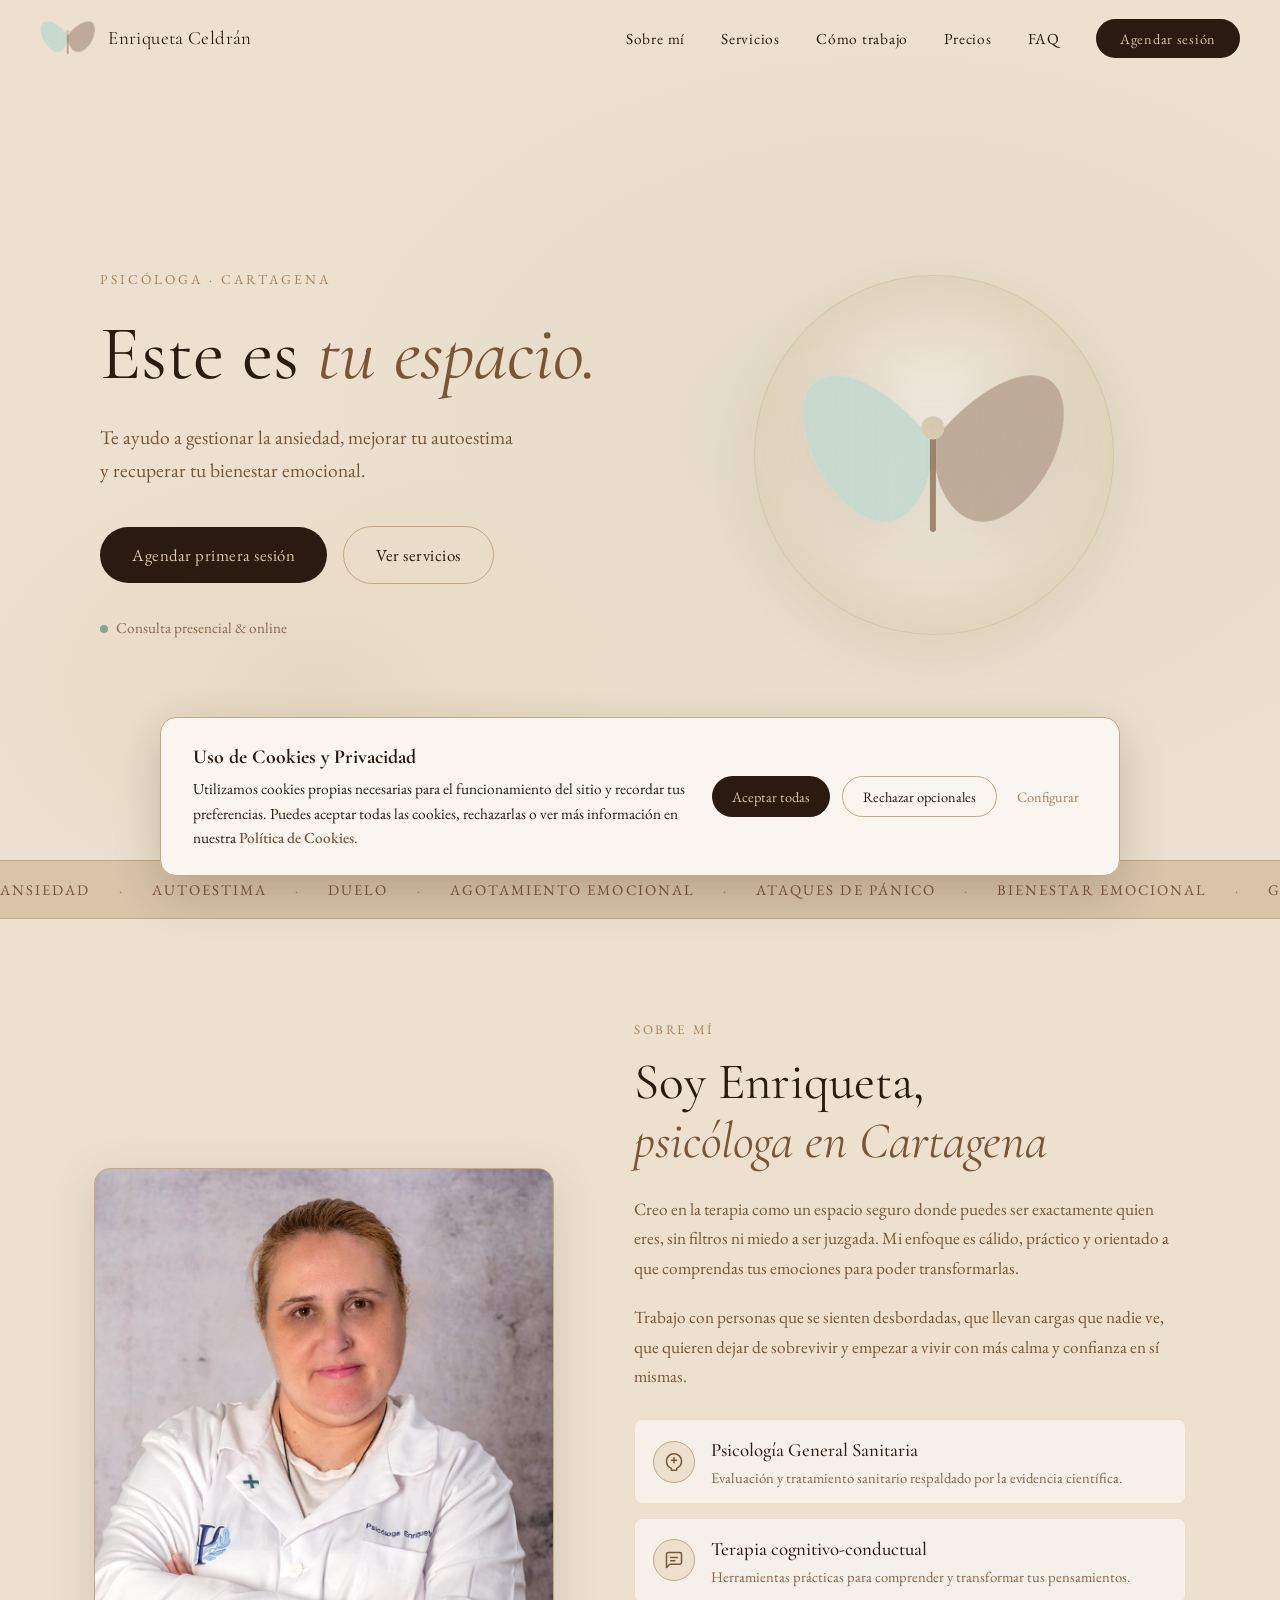
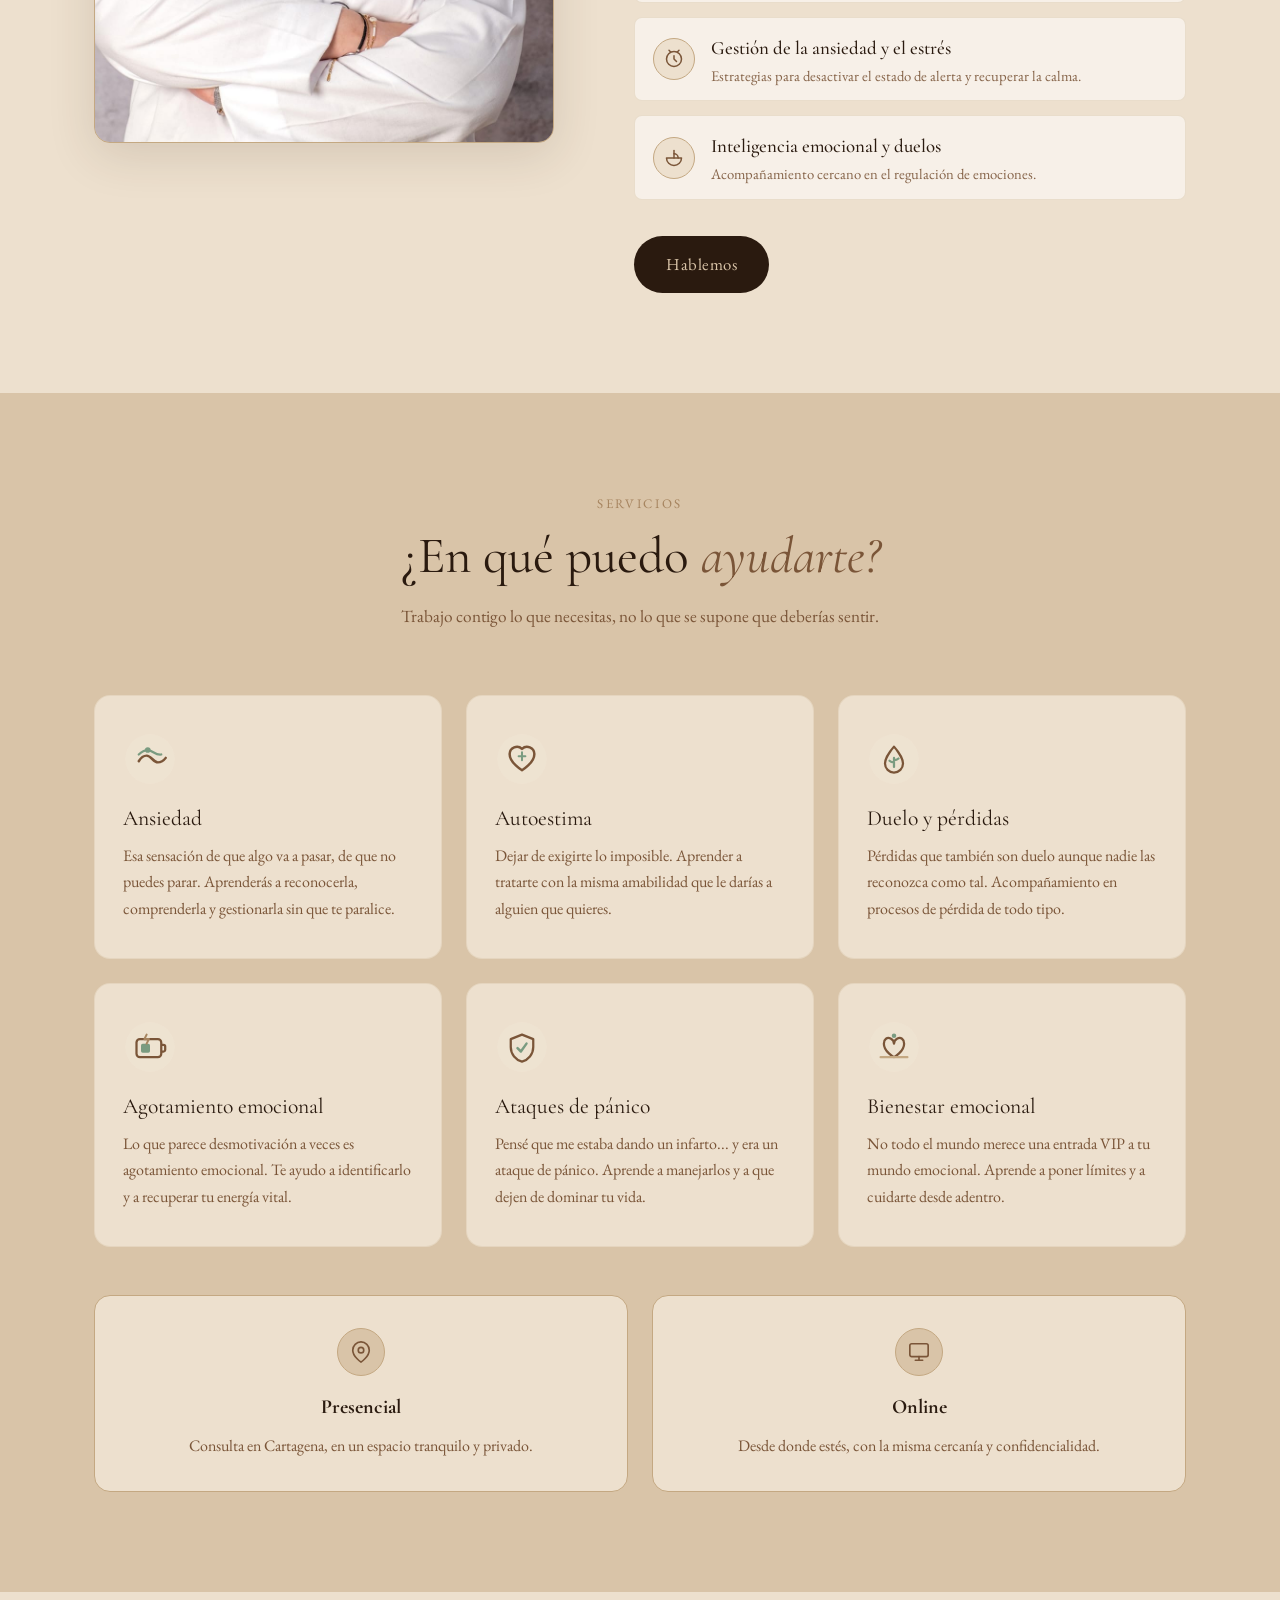
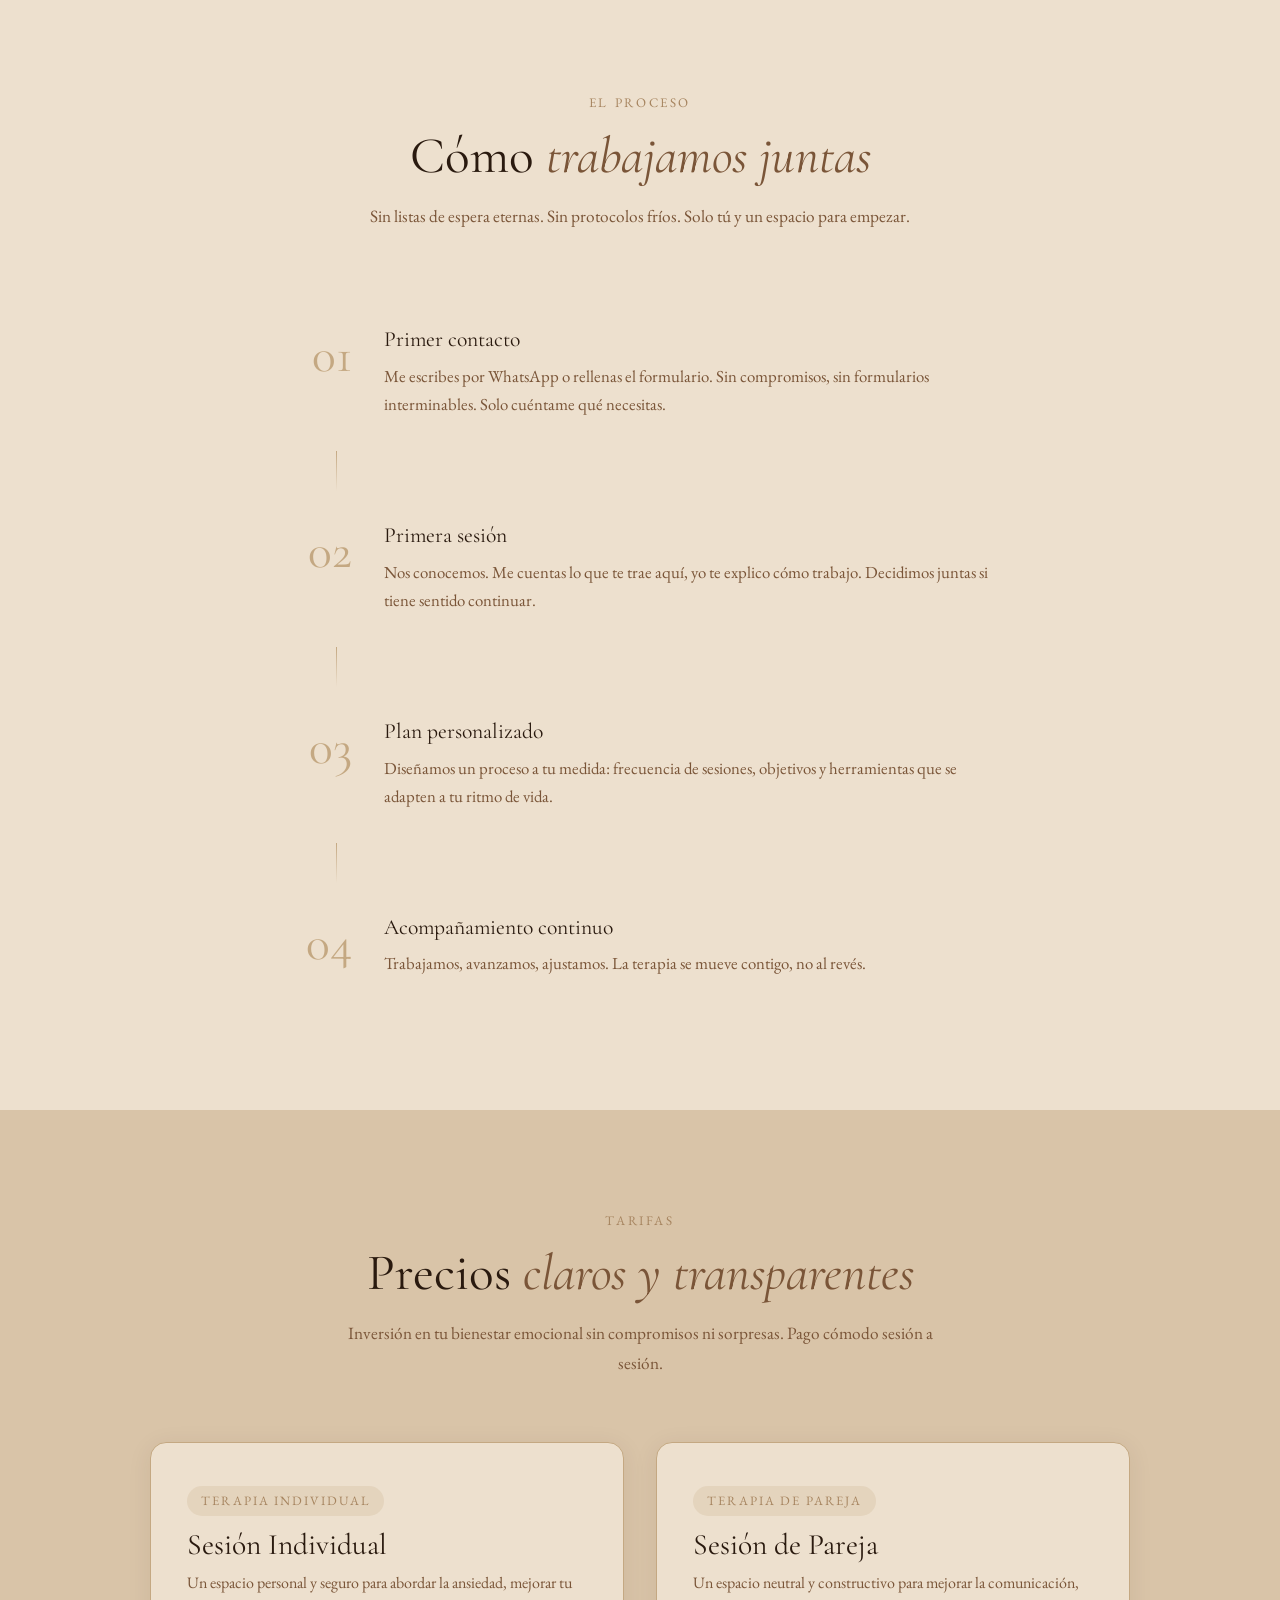
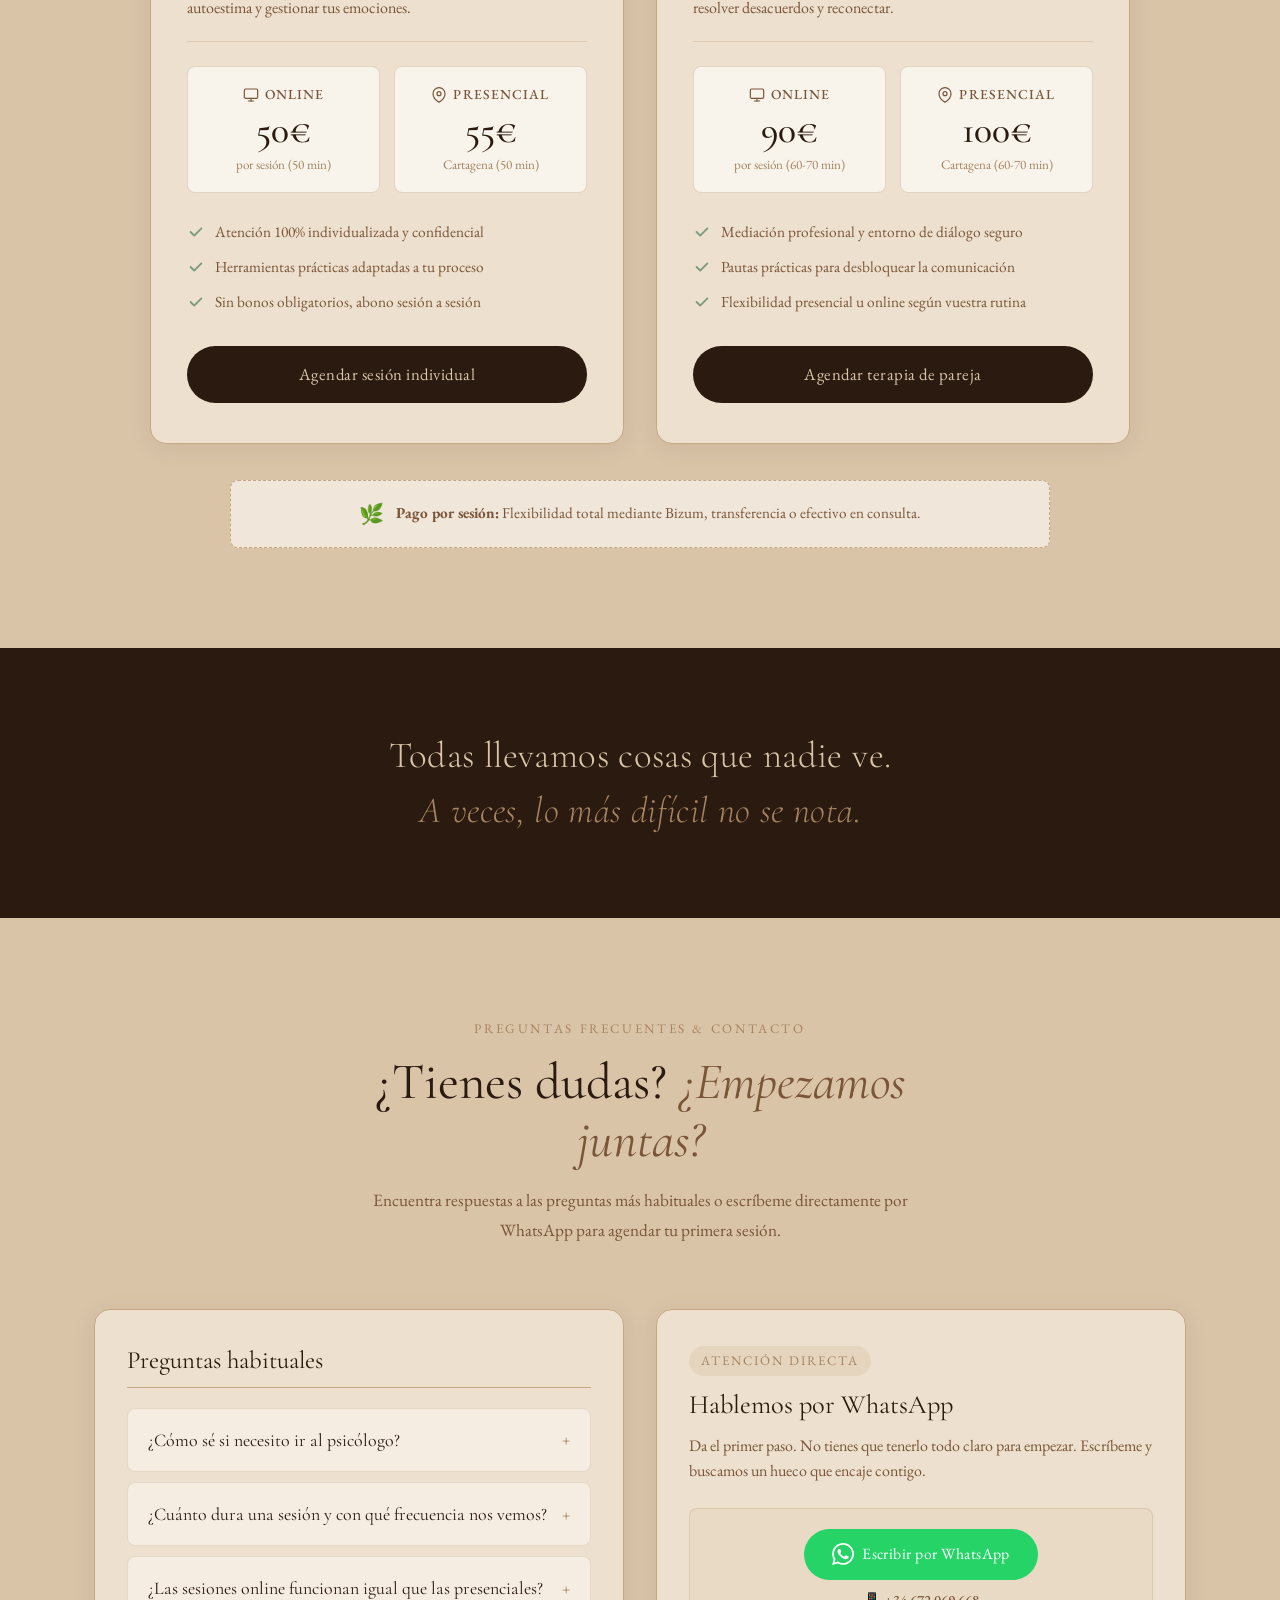
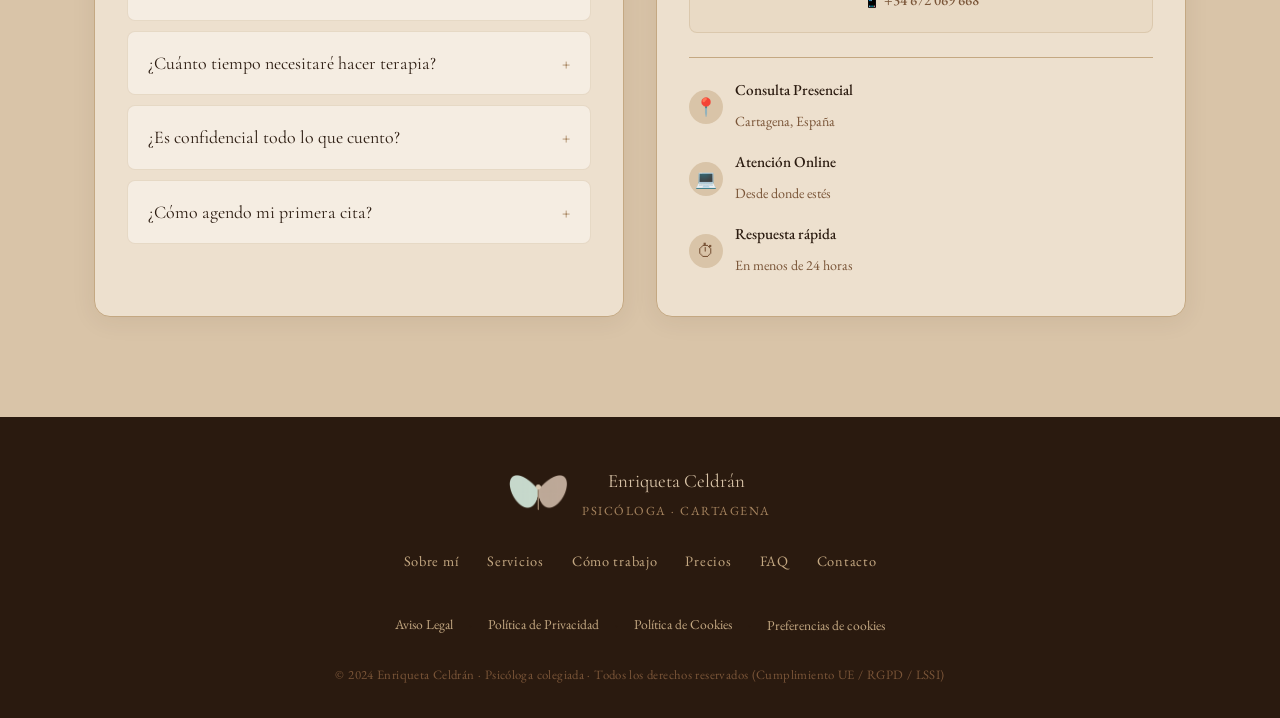
<file: index.html>
<!DOCTYPE html>
<html lang="es">
<head>
  <meta charset="UTF-8" />
  <meta name="viewport" content="width=device-width, initial-scale=1.0" />
  <title>Enriqueta Celdrán · Psicóloga en Cartagena</title>
  <meta name="description" content="Te ayudo a gestionar la ansiedad, mejorar tu autoestima y recuperar tu bienestar emocional. Consulta presencial y online en Cartagena." />
  <link rel="icon" type="image/png" href="asset/css/imagenes/logoisotipo.png" />
  <link rel="icon" type="image/svg+xml" href="favicon.svg" />
  <link rel="apple-touch-icon" href="asset/css/imagenes/logoisotipo.png" />
  <link rel="stylesheet" href="styles.css" />
  <link href="https://fonts.googleapis.com/css2?family=EB+Garamond:ital,wght@0,400;0,500;0,600;1,400&family=Cormorant+Garamond:ital,wght@0,300;0,400;0,500;1,300;1,400&display=swap" rel="stylesheet" />
</head>
<body>

  <!-- NAVEGACIÓN -->
  <nav class="nav" id="nav">
    <div class="nav__logo">
      <img src="asset/css/imagenes/logoisotipo.png" alt="Logotipo Enriqueta Celdrán" class="nav__icon-img" />
      <span class="nav__name">Enriqueta Celdrán</span>
    </div>
    <button class="nav__toggle" id="navToggle" aria-label="Menú">
      <span></span><span></span><span></span>
    </button>
    <ul class="nav__links" id="navLinks">
      <li><a href="#sobre-mi">Sobre mí</a></li>
      <li><a href="#servicios">Servicios</a></li>
      <li><a href="#como-trabajo">Cómo trabajo</a></li>
      <li><a href="#precios">Precios</a></li>
      <li><a href="#faq">FAQ</a></li>
      <li><a href="#contacto" class="nav__cta">Agendar sesión</a></li>
    </ul>
  </nav>

  <!-- HERO -->
  <section class="hero" id="inicio">
    <div class="hero__bg"></div>
    <div class="hero__container">
      <div class="hero__content">
        <p class="hero__tag">Psicóloga · Cartagena</p>
        <h1 class="hero__title">
          Este es 
          <em>tu espacio.</em>
        </h1>
        <p class="hero__subtitle">
          Te ayudo a gestionar la ansiedad, mejorar tu autoestima<br class="hide-mobile"/>
          y recuperar tu bienestar emocional.
        </p>
        <div class="hero__actions">
          <a href="#contacto" class="btn btn--primary hero__btn">Agendar primera sesión</a>
          <a href="#servicios" class="btn btn--ghost hero__btn">Ver servicios</a>
        </div>
        <p class="hero__modes">
          <span class="dot"></span> Consulta presencial &amp; online
        </p>
      </div>
      <div class="hero__visual">
        <div class="hero__card">
          <img src="asset/css/imagenes/logoisotipo.png" alt="Isotipo Enriqueta Celdrán" class="hero__symbol-img" />
        </div>
      </div>
    </div>
  </section>

  <!-- FRANJA DESTACADA (MARQUEE INFINITO) -->
  <div class="banner">
    <div class="banner__track">
      <div class="banner__group">
        <span>Ansiedad</span><span class="sep">·</span>
        <span>Autoestima</span><span class="sep">·</span>
        <span>Duelo</span><span class="sep">·</span>
        <span>Agotamiento emocional</span><span class="sep">·</span>
        <span>Ataques de pánico</span><span class="sep">·</span>
        <span>Bienestar emocional</span><span class="sep">·</span>
        <span>Gestión del estrés</span><span class="sep">·</span>
        <span>Límites personales</span><span class="sep">·</span>
      </div>
      <div class="banner__group" aria-hidden="true">
        <span>Ansiedad</span><span class="sep">·</span>
        <span>Autoestima</span><span class="sep">·</span>
        <span>Duelo</span><span class="sep">·</span>
        <span>Agotamiento emocional</span><span class="sep">·</span>
        <span>Ataques de pánico</span><span class="sep">·</span>
        <span>Bienestar emocional</span><span class="sep">·</span>
        <span>Gestión del estrés</span><span class="sep">·</span>
        <span>Límites personales</span><span class="sep">·</span>
      </div>
    </div>
  </div>

  <!-- SOBRE MÍ -->
  <section class="section sobre" id="sobre-mi">
    <div class="container sobre__grid">
      <div class="sobre__image-wrap">
        <div class="sobre__image-container">
          <img src="asset/css/imagenes/enriquetaPerfil.jpeg" alt="Enriqueta Celdrán - Psicóloga en Cartagena" class="sobre__photo" />
        </div>
        <!-- <div class="sobre__badge">
          <span class="sobre__badge-num">+8</span>
          <span class="sobre__badge-text">años de experiencia</span>
        </div> -->
      </div>
      <div class="sobre__text">
        <p class="label">Sobre mí</p>
        <h2 class="sobre__heading">Soy Enriqueta,<br/> <em>psicóloga en Cartagena</em></h2>
        <p class="sobre__body">
          Creo en la terapia como un espacio seguro donde puedes ser exactamente quien eres,
          sin filtros ni miedo a ser juzgada. Mi enfoque es cálido, práctico y orientado a que
          comprendas tus emociones para poder transformarlas.
        </p>
        <p class="sobre__body">
          Trabajo con personas que se sienten desbordadas, que llevan cargas que nadie ve,
          que quieren dejar de sobrevivir y empezar a vivir con más calma y confianza en sí mismas.
        </p>
        <ul class="sobre__list">
          <li class="sobre__item">
            <div class="sobre__icon-box">
              <svg viewBox="0 0 24 24" fill="none" stroke="currentColor" stroke-width="1.8" stroke-linecap="round" stroke-linejoin="round">
                <path d="M12 2a9 9 0 0 1 9 9c0 3.8-2.3 7-5.5 8.3L15 22h-6l-.5-2.7C5.3 18 3 14.8 3 11a9 9 0 0 1 9-9z"/>
                <path d="M9 10h6"/>
                <path d="M12 7v6"/>
              </svg>
            </div>
            <div class="sobre__item-text">
              <strong>Psicología General Sanitaria</strong>
              <span>Evaluación y tratamiento sanitario respaldado por la evidencia científica.</span>
            </div>
          </li>

          <li class="sobre__item">
            <div class="sobre__icon-box">
              <svg viewBox="0 0 24 24" fill="none" stroke="currentColor" stroke-width="1.8" stroke-linecap="round" stroke-linejoin="round">
                <path d="M21 15a2 2 0 0 1-2 2H7l-4 4V5a2 2 0 0 1 2-2h14a2 2 0 0 1 2 2z"/>
                <path d="M8 9h8"/>
                <path d="M8 13h5"/>
              </svg>
            </div>
            <div class="sobre__item-text">
              <strong>Terapia cognitivo-conductual</strong>
              <span>Herramientas prácticas para comprender y transformar tus pensamientos.</span>
            </div>
          </li>

          <li class="sobre__item">
            <div class="sobre__icon-box">
              <svg viewBox="0 0 24 24" fill="none" stroke="currentColor" stroke-width="1.8" stroke-linecap="round" stroke-linejoin="round">
                <circle cx="12" cy="12" r="9"/>
                <path d="M12 8v4l3 3"/>
                <path d="M8 3.5l-2-2"/>
                <path d="M16 3.5l2-2"/>
              </svg>
            </div>
            <div class="sobre__item-text">
              <strong>Gestión de la ansiedad y el estrés</strong>
              <span>Estrategias para desactivar el estado de alerta y recuperar la calma.</span>
            </div>
          </li>

          <li class="sobre__item">
            <div class="sobre__icon-box">
              <svg viewBox="0 0 24 24" fill="none" stroke="currentColor" stroke-width="1.8" stroke-linecap="round" stroke-linejoin="round">
                <path d="M12 21a9 9 0 0 0 9-9H3a9 9 0 0 0 9 9z"/>
                <path d="M12 3v9"/>
                <path d="M12 7a5 5 0 0 1 5 5"/>
              </svg>
            </div>
            <div class="sobre__item-text">
              <strong>Inteligencia emocional y duelos</strong>
              <span>Acompañamiento cercano en el regulación de emociones.</span>
            </div>
          </li>
        </ul>
        <a href="#contacto" class="btn btn--primary">Hablemos</a>
      </div>
    </div>
  </section>

  <!-- SERVICIOS -->
  <section class="section servicios" id="servicios">
    <div class="container">
      <div class="section__header">
        <p class="label">Servicios</p>
        <h2>¿En qué puedo <em>ayudarte?</em></h2>
        <p class="section__intro">Trabajo contigo lo que necesitas, no lo que se supone que deberías sentir.</p>
      </div>
      <div class="servicios__grid">

        <div class="card">
          <div class="card__icon">
            <svg viewBox="0 0 48 48" fill="none" xmlns="http://www.w3.org/2000/svg">
              <circle cx="24" cy="24" r="22" fill="#F0E4D3" opacity="0.7"/>
              <path d="M14 26C14 26 17 21 21 21C25 21 27 27 31 27C35 27 38 23 38 23" stroke="#7A5538" stroke-width="2.2" stroke-linecap="round" stroke-linejoin="round"/>
              <path d="M14 20C14 20 18 16 22 16C26 16 29 21 34 20" stroke="#7A9B80" stroke-width="2" stroke-linecap="round"/>
              <circle cx="22" cy="16" r="2.5" fill="#7A9B80"/>
            </svg>
          </div>
          <h3 class="card__title">Ansiedad</h3>
          <p class="card__text">Esa sensación de que algo va a pasar, de que no puedes parar. Aprenderás a reconocerla, comprenderla y gestionarla sin que te paralice.</p>
        </div>

        <div class="card">
          <div class="card__icon">
            <svg viewBox="0 0 48 48" fill="none" xmlns="http://www.w3.org/2000/svg">
              <circle cx="24" cy="24" r="22" fill="#F0E4D3" opacity="0.7"/>
              <path d="M24 34S13 27.5 13 19.5A6.5 6.5 0 0 1 24 15a6.5 6.5 0 0 1 11 4.5C35 27.5 24 34 24 34Z" stroke="#7A5538" stroke-width="2.2" stroke-linecap="round" stroke-linejoin="round" fill="none"/>
              <path d="M24 18V25M21 21.5H27" stroke="#7A9B80" stroke-width="1.8" stroke-linecap="round"/>
            </svg>
          </div>
          <h3 class="card__title">Autoestima</h3>
          <p class="card__text">Dejar de exigirte lo imposible. Aprender a tratarte con la misma amabilidad que le darías a alguien que quieres.</p>
        </div>

        <div class="card">
          <div class="card__icon">
            <svg viewBox="0 0 48 48" fill="none" xmlns="http://www.w3.org/2000/svg">
              <circle cx="24" cy="24" r="22" fill="#F0E4D3" opacity="0.7"/>
              <path d="M24 13C24 13 16 22 16 28A8 8 0 0 0 32 28C32 22 24 13 24 13Z" stroke="#7A5538" stroke-width="2" stroke-linecap="round" stroke-linejoin="round"/>
              <path d="M24 23V31M24 27C21.5 27 20 25.5 20 25.5M24 25C26.5 25 28 23.5 28 23.5" stroke="#7A9B80" stroke-width="2" stroke-linecap="round"/>
            </svg>
          </div>
          <h3 class="card__title">Duelo y pérdidas</h3>
          <p class="card__text">Pérdidas que también son duelo aunque nadie las reconozca como tal. Acompañamiento en procesos de pérdida de todo tipo.</p>
        </div>

        <div class="card">
          <div class="card__icon">
            <svg viewBox="0 0 48 48" fill="none" xmlns="http://www.w3.org/2000/svg">
              <circle cx="24" cy="24" r="22" fill="#F0E4D3" opacity="0.7"/>
              <path d="M15 17H31A3 3 0 0 1 34 20V30A3 3 0 0 1 31 33H15A3 3 0 0 1 12 30V20A3 3 0 0 1 15 17Z" stroke="#7A5538" stroke-width="2"/>
              <path d="M34 22H36A1.5 1.5 0 0 1 37.5 23.5V26.5A1.5 1.5 0 0 1 36 28H34" stroke="#7A5538" stroke-width="2"/>
              <rect x="16" y="21" width="8" height="8" rx="1.5" fill="#7A9B80"/>
              <path d="M21 13L19 17H23L21 21" stroke="#A6845F" stroke-width="1.8" stroke-linecap="round" stroke-linejoin="round"/>
            </svg>
          </div>
          <h3 class="card__title">Agotamiento emocional</h3>
          <p class="card__text">Lo que parece desmotivación a veces es agotamiento emocional. Te ayudo a identificarlo y a recuperar tu energía vital.</p>
        </div>

        <div class="card">
          <div class="card__icon">
            <svg viewBox="0 0 48 48" fill="none" xmlns="http://www.w3.org/2000/svg">
              <circle cx="24" cy="24" r="22" fill="#F0E4D3" opacity="0.7"/>
              <path d="M24 13L34 17V24C34 30.5 29.5 35.5 24 37C18.5 35.5 14 30.5 14 24V17L24 13Z" stroke="#7A5538" stroke-width="2" stroke-linecap="round" stroke-linejoin="round"/>
              <path d="M20 25L23 28L28 21" stroke="#7A9B80" stroke-width="2.2" stroke-linecap="round" stroke-linejoin="round"/>
            </svg>
          </div>
          <h3 class="card__title">Ataques de pánico</h3>
          <p class="card__text">Pensé que me estaba dando un infarto... y era un ataque de pánico. Aprende a manejarlos y a que dejen de dominar tu vida.</p>
        </div>

        <div class="card">
          <div class="card__icon">
            <svg viewBox="0 0 48 48" fill="none" xmlns="http://www.w3.org/2000/svg">
              <circle cx="24" cy="24" r="22" fill="#F0E4D3" opacity="0.7"/>
              <path d="M24 33C24 33 15 28 15 21C15 17 18 15 21 16.5C24 18 24 21 24 21C24 21 24 18 27 16.5C30 15 33 17 33 21C33 28 24 33 24 33Z" stroke="#7A5538" stroke-width="2" stroke-linecap="round" stroke-linejoin="round"/>
              <circle cx="24" cy="14" r="2" fill="#7A9B80"/>
              <path d="M12 33H36" stroke="#C4A882" stroke-width="1.8" stroke-linecap="round"/>
            </svg>
          </div>
          <h3 class="card__title">Bienestar emocional</h3>
          <p class="card__text">No todo el mundo merece una entrada VIP a tu mundo emocional. Aprende a poner límites y a cuidarte desde adentro.</p>
        </div>

      </div>
      <div class="servicios__modalidad">
        <div class="modalidad-card">
          <div class="modalidad-icon-wrap">
            <svg viewBox="0 0 24 24" fill="none" stroke="currentColor" stroke-width="1.8" stroke-linecap="round" stroke-linejoin="round">
              <path d="M21 10c0 7-9 13-9 13s-9-6-9-13a9 9 0 0 1 18 0z"/>
              <circle cx="12" cy="10" r="3"/>
            </svg>
          </div>
          <h4>Presencial</h4>
          <p>Consulta en Cartagena, en un espacio tranquilo y privado.</p>
        </div>
        <div class="modalidad-card">
          <div class="modalidad-icon-wrap">
            <svg viewBox="0 0 24 24" fill="none" stroke="currentColor" stroke-width="1.8" stroke-linecap="round" stroke-linejoin="round">
              <rect x="2" y="3" width="20" height="14" rx="2" ry="2"/>
              <line x1="8" y1="21" x2="16" y2="21"/>
              <line x1="12" y1="17" x2="12" y2="21"/>
            </svg>
          </div>
          <h4>Online</h4>
          <p>Desde donde estés, con la misma cercanía y confidencialidad.</p>
        </div>
      </div>
    </div>
  </section>

  <!-- CÓMO TRABAJO -->
  <section class="section proceso" id="como-trabajo">
    <div class="container">
      <div class="section__header">
        <p class="label">El proceso</p>
        <h2>Cómo <em>trabajamos juntas</em></h2>
        <p class="section__intro">Sin listas de espera eternas. Sin protocolos fríos. Solo tú y un espacio para empezar.</p>
      </div>
      <div class="proceso__steps">
        <div class="step">
          <div class="step__num">01</div>
          <div class="step__content">
            <h3>Primer contacto</h3>
            <p>Me escribes por WhatsApp o rellenas el formulario. Sin compromisos, sin formularios interminables. Solo cuéntame qué necesitas.</p>
          </div>
        </div>
        <div class="step__line"></div>
        <div class="step">
          <div class="step__num">02</div>
          <div class="step__content">
            <h3>Primera sesión</h3>
            <p>Nos conocemos. Me cuentas lo que te trae aquí, yo te explico cómo trabajo. Decidimos juntas si tiene sentido continuar.</p>
          </div>
        </div>
        <div class="step__line"></div>
        <div class="step">
          <div class="step__num">03</div>
          <div class="step__content">
            <h3>Plan personalizado</h3>
            <p>Diseñamos un proceso a tu medida: frecuencia de sesiones, objetivos y herramientas que se adapten a tu ritmo de vida.</p>
          </div>
        </div>
        <div class="step__line"></div>
        <div class="step">
          <div class="step__num">04</div>
          <div class="step__content">
            <h3>Acompañamiento continuo</h3>
            <p>Trabajamos, avanzamos, ajustamos. La terapia se mueve contigo, no al revés.</p>
          </div>
        </div>
      </div>
    </div>
  </section>

  <!-- PRECIOS Y TARIFAS -->
  <section class="section precios" id="precios">
    <div class="container">
      <div class="section__header">
        <p class="label">Tarifas</p>
        <h2>Precios <em>claros y transparentes</em></h2>
        <p class="section__intro">Inversión en tu bienestar emocional sin compromisos ni sorpresas. Pago cómodo sesión a sesión.</p>
      </div>

      <div class="precios__grid">
        
        <!-- TARJETA: TERAPIA INDIVIDUAL -->
        <div class="precio-card">
          <div class="precio-card__header">
            <span class="precio-card__badge">Terapia Individual</span>
            <h3 class="precio-card__title">Sesión Individual</h3>
            <p class="precio-card__desc">Un espacio personal y seguro para abordar la ansiedad, mejorar tu autoestima y gestionar tus emociones.</p>
          </div>

          <div class="precio-card__options">
            <div class="precio-option">
              <span class="precio-option__type">
                <svg viewBox="0 0 24 24" fill="none" stroke="currentColor" stroke-width="1.8" stroke-linecap="round" stroke-linejoin="round" width="16" height="16">
                  <rect x="2" y="3" width="20" height="14" rx="2" ry="2"/>
                  <line x1="8" y1="21" x2="16" y2="21"/>
                  <line x1="12" y1="17" x2="12" y2="21"/>
                </svg>
                Online
              </span>
              <div class="precio-option__amount">50€</div>
              <span class="precio-option__unit">por sesión (50 min)</span>
            </div>

            <div class="precio-option">
              <span class="precio-option__type">
                <svg viewBox="0 0 24 24" fill="none" stroke="currentColor" stroke-width="1.8" stroke-linecap="round" stroke-linejoin="round" width="16" height="16">
                  <path d="M21 10c0 7-9 13-9 13s-9-6-9-13a9 9 0 0 1 18 0z"/>
                  <circle cx="12" cy="10" r="3"/>
                </svg>
                Presencial
              </span>
              <div class="precio-option__amount">55€</div>
              <span class="precio-option__unit">Cartagena (50 min)</span>
            </div>
          </div>

          <ul class="precio-card__features">
            <li>
              <svg viewBox="0 0 20 20" fill="currentColor">
                <path fill-rule="evenodd" d="M16.707 5.293a1 1 0 010 1.414l-8 8a1 1 0 01-1.414 0l-4-4a1 1 0 011.414-1.414L8 12.586l7.293-7.293a1 1 0 011.414 0z" clip-rule="evenodd"/>
              </svg>
              <span>Atención 100% individualizada y confidencial</span>
            </li>
            <li>
              <svg viewBox="0 0 20 20" fill="currentColor">
                <path fill-rule="evenodd" d="M16.707 5.293a1 1 0 010 1.414l-8 8a1 1 0 01-1.414 0l-4-4a1 1 0 011.414-1.414L8 12.586l7.293-7.293a1 1 0 011.414 0z" clip-rule="evenodd"/>
              </svg>
              <span>Herramientas prácticas adaptadas a tu proceso</span>
            </li>
            <li>
              <svg viewBox="0 0 20 20" fill="currentColor">
                <path fill-rule="evenodd" d="M16.707 5.293a1 1 0 010 1.414l-8 8a1 1 0 01-1.414 0l-4-4a1 1 0 011.414-1.414L8 12.586l7.293-7.293a1 1 0 011.414 0z" clip-rule="evenodd"/>
              </svg>
              <span>Sin bonos obligatorios, abono sesión a sesión</span>
            </li>
          </ul>

          <div class="precio-card__action">
            <a href="https://wa.me/34672069668?text=Hola%20Enriqueta,%20me%20gustar%C3%ADa%20agendar%20una%20sesi%C3%B3n%20de%20terapia%20individual." class="btn btn--primary" target="_blank" rel="noopener">Agendar sesión individual</a>
          </div>
        </div>

        <!-- TARJETA: TERAPIA DE PAREJA -->
        <div class="precio-card">
          <div class="precio-card__header">
            <span class="precio-card__badge">Terapia de Pareja</span>
            <h3 class="precio-card__title">Sesión de Pareja</h3>
            <p class="precio-card__desc">Un espacio neutral y constructivo para mejorar la comunicación, resolver desacuerdos y reconectar.</p>
          </div>

          <div class="precio-card__options">
            <div class="precio-option">
              <span class="precio-option__type">
                <svg viewBox="0 0 24 24" fill="none" stroke="currentColor" stroke-width="1.8" stroke-linecap="round" stroke-linejoin="round" width="16" height="16">
                  <rect x="2" y="3" width="20" height="14" rx="2" ry="2"/>
                  <line x1="8" y1="21" x2="16" y2="21"/>
                  <line x1="12" y1="17" x2="12" y2="21"/>
                </svg>
                Online
              </span>
              <div class="precio-option__amount">90€</div>
              <span class="precio-option__unit">por sesión (60-70 min)</span>
            </div>

            <div class="precio-option">
              <span class="precio-option__type">
                <svg viewBox="0 0 24 24" fill="none" stroke="currentColor" stroke-width="1.8" stroke-linecap="round" stroke-linejoin="round" width="16" height="16">
                  <path d="M21 10c0 7-9 13-9 13s-9-6-9-13a9 9 0 0 1 18 0z"/>
                  <circle cx="12" cy="10" r="3"/>
                </svg>
                Presencial
              </span>
              <div class="precio-option__amount">100€</div>
              <span class="precio-option__unit">Cartagena (60-70 min)</span>
            </div>
          </div>

          <ul class="precio-card__features">
            <li>
              <svg viewBox="0 0 20 20" fill="currentColor">
                <path fill-rule="evenodd" d="M16.707 5.293a1 1 0 010 1.414l-8 8a1 1 0 01-1.414 0l-4-4a1 1 0 011.414-1.414L8 12.586l7.293-7.293a1 1 0 011.414 0z" clip-rule="evenodd"/>
              </svg>
              <span>Mediación profesional y entorno de diálogo seguro</span>
            </li>
            <li>
              <svg viewBox="0 0 20 20" fill="currentColor">
                <path fill-rule="evenodd" d="M16.707 5.293a1 1 0 010 1.414l-8 8a1 1 0 01-1.414 0l-4-4a1 1 0 011.414-1.414L8 12.586l7.293-7.293a1 1 0 011.414 0z" clip-rule="evenodd"/>
              </svg>
              <span>Pautas prácticas para desbloquear la comunicación</span>
            </li>
            <li>
              <svg viewBox="0 0 20 20" fill="currentColor">
                <path fill-rule="evenodd" d="M16.707 5.293a1 1 0 010 1.414l-8 8a1 1 0 01-1.414 0l-4-4a1 1 0 011.414-1.414L8 12.586l7.293-7.293a1 1 0 011.414 0z" clip-rule="evenodd"/>
              </svg>
              <span>Flexibilidad presencial u online según vuestra rutina</span>
            </li>
          </ul>

          <div class="precio-card__action">
            <a href="https://wa.me/34672069668?text=Hola%20Enriqueta,%20me%20gustar%C3%ADa%20agendar%20una%20sesi%C3%B3n%20de%20terapia%20de%20pareja." class="btn btn--primary" target="_blank" rel="noopener">Agendar terapia de pareja</a>
          </div>
        </div>

      </div>

      <!-- NOTA DE TRANSPARENCIA -->
      <div class="precios__note">
        <span class="precios__note-icon">🌿</span>
        <p><strong>Pago por sesión:</strong> Flexibilidad total mediante Bizum, transferencia o efectivo en consulta.</p>
      </div>

    </div>
  </section>

  <!-- CITA INSPIRACIONAL -->
  <section class="quote-section">
    <div class="container">
      <blockquote class="quote">
        <p>Todas llevamos cosas que nadie ve.<br/>
        <em>A veces, lo más difícil no se nota.</em></p>
      </blockquote>
    </div>
  </section>

  <!-- PREGUNTAS FRECUENTES Y CONTACTO COMBINADOS -->
  <section class="section faq-contacto" id="faq">
    <div id="contacto"></div>
    <div class="container">
      
      <!-- ENCABEZADO UNIFICADO DE LA SECCIÓN -->
      <div class="section__header">
        <p class="label">Preguntas frecuentes &amp; Contacto</p>
        <h2>¿Tienes dudas? <em>¿Empezamos juntas?</em></h2>
        <p class="section__intro">Encuentra respuestas a las preguntas más habituales o escríbeme directamente por WhatsApp para agendar tu primera sesión.</p>
      </div>

      <div class="faq-contacto__grid">
        
        <!-- CUADRO IZQUIERDO: PREGUNTAS FRECUENTES -->
        <div class="faq-contacto__box faq-box">
          <h3 class="faq-box__title">Preguntas habituales</h3>

          <div class="faq__list">
            <details class="faq__item">
              <summary class="faq__question">¿Cómo sé si necesito ir al psicólogo?</summary>
              <div class="faq__answer">
                <p>Si sientes que algo no va bien, que te cuesta más de lo normal afrontar el día a día, que tus emociones te desbordan o que llevas mucho tiempo sintiéndote mal, eso ya es motivo suficiente. Cuidar tu salud mental es tan válido como cuidar tu salud física.</p>
              </div>
            </details>

            <details class="faq__item">
              <summary class="faq__question">¿Cuánto dura una sesión y con qué frecuencia nos vemos?</summary>
              <div class="faq__answer">
                <p>Las sesiones duran aproximadamente 50 minutos. La frecuencia habitual es semanal al principio y se ajusta según tu evolución.</p>
              </div>
            </details>

            <details class="faq__item">
              <summary class="faq__question">¿Las sesiones online funcionan igual que las presenciales?</summary>
              <div class="faq__answer">
                <p>Sí. Las sesiones online son igual de efectivas, confidenciales y cercanas. Solo necesitas un espacio tranquilo y conexión a internet.</p>
              </div>
            </details>

            <details class="faq__item">
              <summary class="faq__question">¿Cuánto tiempo necesitaré hacer terapia?</summary>
              <div class="faq__answer">
                <p>Depende de cada persona. Trabajamos a tu ritmo y con objetivos claros para que en cada etapa sepas dónde estás y hacia dónde vamos.</p>
              </div>
            </details>

            <details class="faq__item">
              <summary class="faq__question">¿Es confidencial todo lo que cuento?</summary>
              <div class="faq__answer">
                <p>Absolutamente. La confidencialidad y el secreto profesional son la base fundamental de mi trabajo terapéutico.</p>
              </div>
            </details>

            <details class="faq__item">
              <summary class="faq__question">¿Cómo agendo mi primera cita?</summary>
              <div class="faq__answer">
                <p>Puedes escribirme directamente por WhatsApp. Te respondo en menos de 24 horas y buscamos el momento ideal para ti.</p>
              </div>
            </details>
          </div>
        </div>

        <!-- CUADRO DERECHO: CONTACTO DIRECTO WHATSAPP -->
        <div class="faq-contacto__box contacto-box">
          <span class="contacto-box__tag">Atención directa</span>
          <h3>Hablemos por WhatsApp</h3>
          <p class="contacto-box__intro">Da el primer paso. No tienes que tenerlo todo claro para empezar. Escríbeme y buscamos un hueco que encaje contigo.</p>

          <div class="contacto-box__wa">
            <a href="https://wa.me/34672069668" class="btn btn--whatsapp btn--wa-compact" target="_blank" rel="noopener">
              <svg viewBox="0 0 24 24" fill="currentColor" class="wa-icon"><path d="M17.472 14.382c-.297-.149-1.758-.867-2.03-.967-.273-.099-.471-.148-.67.15-.197.297-.767.966-.94 1.164-.173.199-.347.223-.644.075-.297-.15-1.255-.463-2.39-1.475-.883-.788-1.48-1.761-1.653-2.059-.173-.297-.018-.458.13-.606.134-.133.298-.347.446-.52.149-.174.198-.298.298-.497.099-.198.05-.371-.025-.52-.075-.149-.669-1.612-.916-2.207-.242-.579-.487-.5-.669-.51-.173-.008-.371-.01-.57-.01-.198 0-.52.074-.792.372-.272.297-1.04 1.016-1.04 2.479 0 1.462 1.065 2.875 1.213 3.074.149.198 2.096 3.2 5.077 4.487.709.306 1.262.489 1.694.625.712.227 1.36.195 1.871.118.571-.085 1.758-.719 2.006-1.413.248-.694.248-1.289.173-1.413-.074-.124-.272-.198-.57-.347m-5.421 7.403h-.004a9.87 9.87 0 01-5.031-1.378l-.361-.214-3.741.982.998-3.648-.235-.374a9.86 9.86 0 01-1.51-5.26c.001-5.45 4.436-9.884 9.888-9.884 2.64 0 5.122 1.03 6.988 2.898a9.825 9.825 0 012.893 6.994c-.003 5.45-4.437 9.884-9.885 9.884m8.413-18.297A11.815 11.815 0 0012.05 0C5.495 0 .16 5.335.157 11.892c0 2.096.547 4.142 1.588 5.945L.057 24l6.305-1.654a11.882 11.882 0 005.683 1.448h.005c6.554 0 11.89-5.335 11.893-11.893a11.821 11.821 0 00-3.48-8.413z"/></svg>
              Escribir por WhatsApp
            </a>
            <span class="contacto-box__phone">📱 +34 672 069 668</span>
          </div>

          <div class="contacto-box__details">
            <div class="contacto-box__detail-item">
              <span class="detail-icon">📍</span>
              <div>
                <strong>Consulta Presencial</strong>
                <span>Cartagena, España</span>
              </div>
            </div>
            <div class="contacto-box__detail-item">
              <span class="detail-icon">💻</span>
              <div>
                <strong>Atención Online</strong>
                <span>Desde donde estés</span>
              </div>
            </div>
            <div class="contacto-box__detail-item">
              <span class="detail-icon">⏱</span>
              <div>
                <strong>Respuesta rápida</strong>
                <span>En menos de 24 horas</span>
              </div>
            </div>
          </div>
        </div>

      </div>
    </div>
  </section>

  <!-- FOOTER -->
  <footer class="footer">
    <div class="container footer__inner">
      <div class="footer__brand">
        <img src="asset/css/imagenes/logoisotipo.png" alt="Logotipo Enriqueta Celdrán" class="footer__icon-img" />
        <div>
          <p class="footer__name">Enriqueta Celdrán</p>
          <p class="footer__subtitle">Psicóloga · Cartagena</p>
        </div>
      </div>
      <nav class="footer__links">
        <a href="#sobre-mi">Sobre mí</a>
        <a href="#servicios">Servicios</a>
        <a href="#como-trabajo">Cómo trabajo</a>
        <a href="#precios">Precios</a>
        <a href="#faq">FAQ</a>
        <a href="#contacto">Contacto</a>
      </nav>
      <div class="footer__legal-links">
        <a href="aviso-legal.html" data-modal="aviso-legal">Aviso Legal</a>
        <span>·</span>
        <a href="politica-privacidad.html" data-modal="politica-privacidad">Política de Privacidad</a>
        <span>·</span>
        <a href="politica-cookies.html" data-modal="politica-cookies">Política de Cookies</a>
        <span>·</span>
        <button id="openCookieSettings">Preferencias de cookies</button>
      </div>
      <p class="footer__legal">© 2024 Enriqueta Celdrán · Psicóloga colegiada · Todos los derechos reservados (Cumplimiento UE / RGPD / LSSI)</p>
    </div>
  </footer>

  <!-- BANNER DE COOKIES (RGPD / LSSI-CE UE) -->
  <div class="cookie-banner hidden" id="cookieBanner">
    <div class="cookie-banner__text">
      <h4>Uso de Cookies y Privacidad</h4>
      <p>Utilizamos cookies propias necesarias para el funcionamiento del sitio y recordar tus preferencias. Puedes aceptar todas las cookies, rechazarlas o ver más información en nuestra <a href="politica-cookies.html" data-modal="politica-cookies">Política de Cookies</a>.</p>
    </div>
    <div class="cookie-banner__actions">
      <button class="cookie-btn cookie-btn--accept" id="btnAcceptCookies">Aceptar todas</button>
      <button class="cookie-btn cookie-btn--reject" id="btnRejectCookies">Rechazar opcionales</button>
      <button class="cookie-btn cookie-btn--settings" data-modal="politica-cookies">Configurar</button>
    </div>
  </div>

  <!-- MODAL PARA DOCUMENTOS LEGALES EN SPA -->
  <div class="legal-modal" id="legalModal" aria-hidden="true" role="dialog">
    <div class="legal-modal__dialog">
      <div class="legal-modal__header">
        <h3 class="legal-modal__title" id="legalModalTitle">Documento Legal</h3>
        <button class="legal-modal__close" id="legalModalClose" aria-label="Cerrar">&times;</button>
      </div>
      <div class="legal-modal__body" id="legalModalBody">
        <!-- El contenido legal se cargará aquí dinámicamente -->
      </div>
    </div>
  </div>

  <script>
    // Smooth scroll for internal links
    document.querySelectorAll('a[href^="#"]').forEach(a => {
      a.addEventListener('click', e => {
        e.preventDefault();
        const target = document.querySelector(a.getAttribute('href'));
        if (target) target.scrollIntoView({ behavior: 'smooth' });
        // Close mobile menu
        document.getElementById('navLinks').classList.remove('open');
      });
    });

    // Nav scroll effect
    window.addEventListener('scroll', () => {
      document.getElementById('nav').classList.toggle('scrolled', window.scrollY > 50);
    });

    // Mobile menu toggle
    document.getElementById('navToggle').addEventListener('click', () => {
      document.getElementById('navLinks').classList.toggle('open');
    });

    // Fade in on scroll
    const observer = new IntersectionObserver((entries) => {
      entries.forEach(e => {
        if (e.isIntersecting) e.target.classList.add('visible');
      });
    }, { threshold: 0.1 });

    document.querySelectorAll('.card, .step, .faq__item, .modalidad-card, .precio-card').forEach(el => {
      el.classList.add('fade-in');
      observer.observe(el);
    });

    // ============================================
    // GESTIÓN DE COOKIES (RGPD / LSSI-CE UE)
    // ============================================
    const cookieBanner = document.getElementById('cookieBanner');
    const btnAcceptCookies = document.getElementById('btnAcceptCookies');
    const btnRejectCookies = document.getElementById('btnRejectCookies');
    const openCookieSettings = document.getElementById('openCookieSettings');

    function checkCookieConsent() {
      const urlParams = new URLSearchParams(window.location.search);
      if (urlParams.has('reset_cookies')) {
        localStorage.removeItem('cookies_consent');
        setTimeout(() => {
          if (cookieBanner) cookieBanner.classList.remove('hidden');
        }, 300);
        return;
      }

      const consent = localStorage.getItem('cookies_consent');
      if (!consent) {
        setTimeout(() => {
          if (cookieBanner) cookieBanner.classList.remove('hidden');
        }, 600);
      }
    }

    if (btnAcceptCookies) {
      btnAcceptCookies.addEventListener('click', () => {
        localStorage.setItem('cookies_consent', 'accepted');
        cookieBanner.classList.add('hidden');
      });
    }

    if (btnRejectCookies) {
      btnRejectCookies.addEventListener('click', () => {
        localStorage.setItem('cookies_consent', 'rejected');
        cookieBanner.classList.add('hidden');
      });
    }

    if (openCookieSettings) {
      openCookieSettings.addEventListener('click', () => {
        if (cookieBanner) cookieBanner.classList.remove('hidden');
      });
    }

    // Delegación de eventos global para el botón "Reconfigurar Preferencias de Cookies" (funciona tanto en página directa como en modal)
    document.addEventListener('click', (e) => {
      const resetBtn = e.target.closest('#resetCookiesBtn, [data-action="reset-cookies"]');
      if (resetBtn) {
        e.preventDefault();
        localStorage.removeItem('cookies_consent');
        if (typeof closeModal === 'function') closeModal();
        if (cookieBanner) {
          cookieBanner.classList.remove('hidden');
          cookieBanner.scrollIntoView({ behavior: 'smooth', block: 'nearest' });
        }
      }
    });

    checkCookieConsent();

    // ============================================
    // MODAL INTERACTIVO DE DOCUMENTOS LEGALES
    // ============================================
    const legalModal = document.getElementById('legalModal');
    const legalModalTitle = document.getElementById('legalModalTitle');
    const legalModalBody = document.getElementById('legalModalBody');
    const legalModalClose = document.getElementById('legalModalClose');

    function openModal(title, content) {
      legalModalTitle.textContent = title;
      legalModalBody.innerHTML = content;
      legalModal.classList.add('open');
      legalModal.setAttribute('aria-hidden', 'false');
      document.body.style.overflow = 'hidden';
    }

    function closeModal() {
      legalModal.classList.remove('open');
      legalModal.setAttribute('aria-hidden', 'true');
      document.body.style.overflow = '';
    }

    if (legalModalClose) {
      legalModalClose.addEventListener('click', closeModal);
    }

    if (legalModal) {
      legalModal.addEventListener('click', (e) => {
        if (e.target === legalModal) closeModal();
      });
      document.addEventListener('keydown', (e) => {
        if (e.key === 'Escape' && legalModal.classList.contains('open')) closeModal();
      });
    }

    // Modal triggers logic
    document.querySelectorAll('[data-modal]').forEach(trigger => {
      trigger.addEventListener('click', (e) => {
        e.preventDefault();
        const pageKey = trigger.getAttribute('data-modal');
        const href = trigger.getAttribute('href') || `${pageKey}.html`;
        
        fetch(href)
          .then(res => {
            if (!res.ok) throw new Error('Network error');
            return res.text();
          })
          .then(html => {
            const parser = new DOMParser();
            const doc = parser.parseFromString(html, 'text/html');
            const title = doc.querySelector('h1')?.textContent || 'Información Legal';
            const content = doc.querySelector('.legal-content')?.innerHTML || doc.body.innerHTML;
            openModal(title, content);
          })
          .catch(() => {
            window.location.href = href;
          });
      });
    });
  </script>

</body>
</html>
</file>
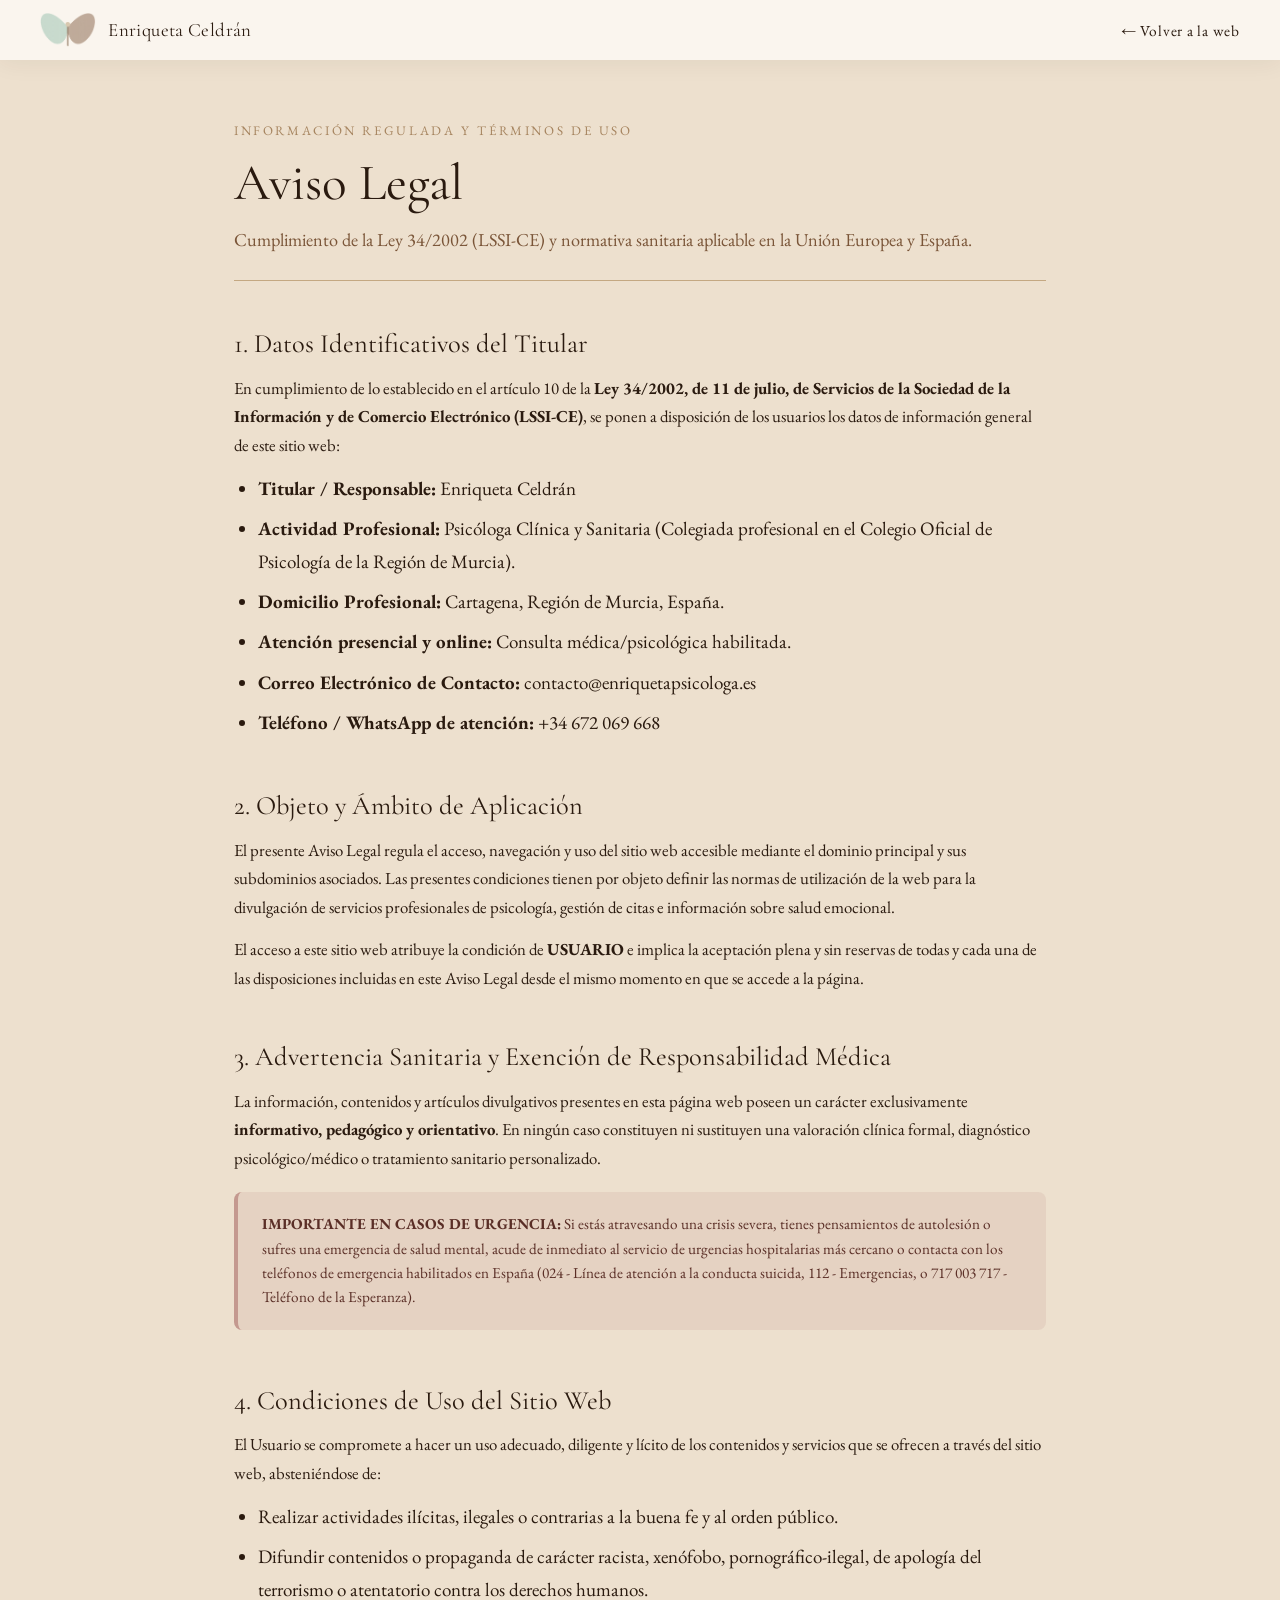
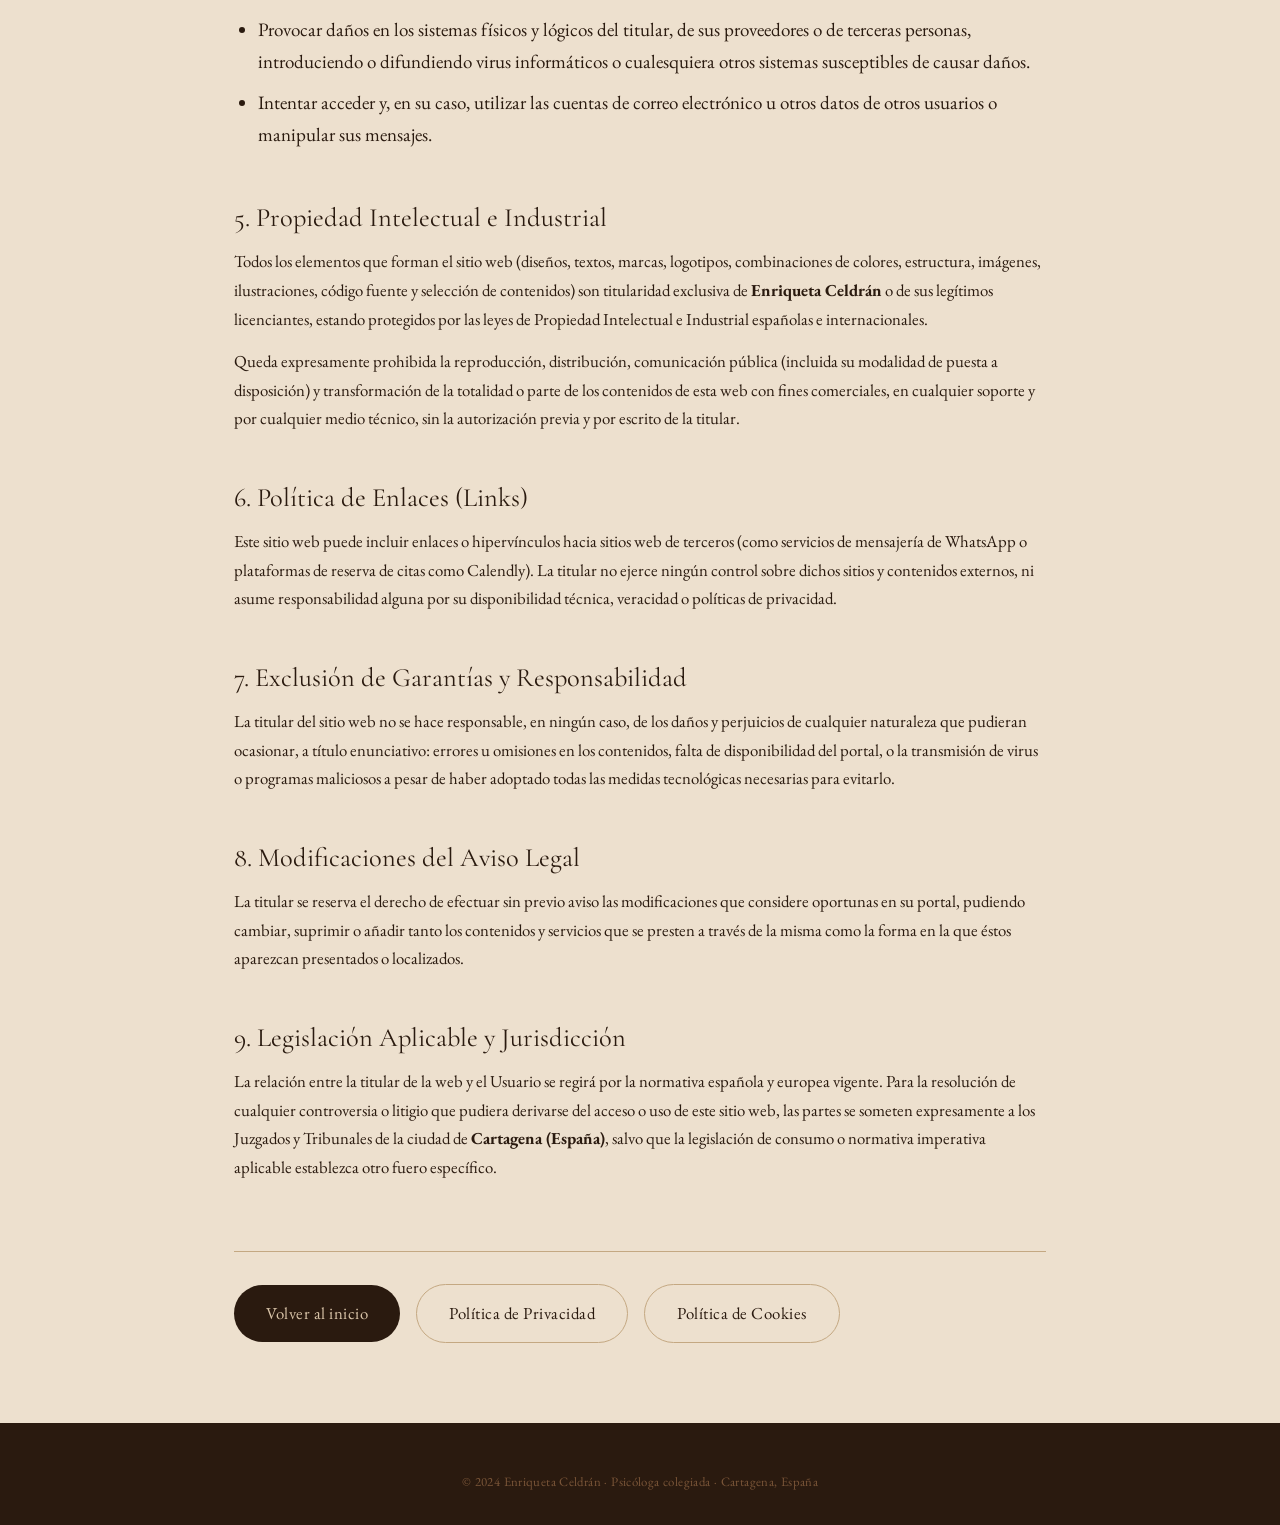
<file: aviso-legal.html>
<!DOCTYPE html>
<html lang="es">
<head>
  <meta charset="UTF-8" />
  <meta name="viewport" content="width=device-width, initial-scale=1.0" />
  <title>Aviso Legal · Enriqueta Celdrán Psicóloga</title>
  <meta name="description" content="Aviso legal y condiciones de uso del sitio web de Enriqueta Celdrán, Psicóloga colegiada en Cartagena." />
  <link rel="icon" type="image/png" href="asset/css/imagenes/logoisotipo.png" />
  <link rel="icon" type="image/svg+xml" href="favicon.svg" />
  <link rel="apple-touch-icon" href="asset/css/imagenes/logoisotipo.png" />
  <link rel="stylesheet" href="styles.css" />
  <link href="https://fonts.googleapis.com/css2?family=EB+Garamond:ital,wght@0,400;0,500;0,600;1,400&family=Cormorant+Garamond:ital,wght@0,300;0,400;0,500;1,300;1,400&display=swap" rel="stylesheet" />
</head>
<body class="legal-page">

  <!-- NAVEGACIÓN -->
  <nav class="nav scrolled" id="nav">
    <div class="nav__logo">
      <a href="index.html" class="nav__logo-link">
        <img src="asset/css/imagenes/logoisotipo.png" alt="Logotipo Enriqueta Celdrán" class="nav__icon-img" />
        <span class="nav__name">Enriqueta Celdrán</span>
      </a>
    </div>
    <ul class="nav__links">
      <li><a href="index.html">← Volver a la web</a></li>
    </ul>
  </nav>

  <!-- CONTENIDO LEGAL -->
  <main class="legal-container">
    <header class="legal-header">
      <span class="label">Información Regulada y Términos de Uso</span>
      <h1>Aviso Legal</h1>
      <p class="legal-subtitle">Cumplimiento de la Ley 34/2002 (LSSI-CE) y normativa sanitaria aplicable en la Unión Europea y España.</p>
    </header>

    <article class="legal-content">
      <section class="legal-section">
        <h2>1. Datos Identificativos del Titular</h2>
        <p>En cumplimiento de lo establecido en el artículo 10 de la <strong>Ley 34/2002, de 11 de julio, de Servicios de la Sociedad de la Información y de Comercio Electrónico (LSSI-CE)</strong>, se ponen a disposición de los usuarios los datos de información general de este sitio web:</p>
        <ul>
          <li><strong>Titular / Responsable:</strong> Enriqueta Celdrán</li>
          <li><strong>Actividad Profesional:</strong> Psicóloga Clínica y Sanitaria (Colegiada profesional en el Colegio Oficial de Psicología de la Región de Murcia).</li>
          <li><strong>Domicilio Profesional:</strong> Cartagena, Región de Murcia, España.</li>
          <li><strong>Atención presencial y online:</strong> Consulta médica/psicológica habilitada.</li>
          <li><strong>Correo Electrónico de Contacto:</strong> <a href="mailto:contacto@enriquetapsicologa.es">contacto@enriquetapsicologa.es</a></li>
          <li><strong>Teléfono / WhatsApp de atención:</strong> +34 672 069 668</li>
        </ul>
      </section>

      <section class="legal-section">
        <h2>2. Objeto y Ámbito de Aplicación</h2>
        <p>El presente Aviso Legal regula el acceso, navegación y uso del sitio web accesible mediante el dominio principal y sus subdominios asociados. Las presentes condiciones tienen por objeto definir las normas de utilización de la web para la divulgación de servicios profesionales de psicología, gestión de citas e información sobre salud emocional.</p>
        <p>El acceso a este sitio web atribuye la condición de <strong>USUARIO</strong> e implica la aceptación plena y sin reservas de todas y cada una de las disposiciones incluidas en este Aviso Legal desde el mismo momento en que se accede a la página.</p>
      </section>

      <section class="legal-section">
        <h2>3. Advertencia Sanitaria y Exención de Responsabilidad Médica</h2>
        <p>La información, contenidos y artículos divulgativos presentes en esta página web poseen un carácter exclusivamente <strong>informativo, pedagógico y orientativo</strong>. En ningún caso constituyen ni sustituyen una valoración clínica formal, diagnóstico psicológico/médico o tratamiento sanitario personalizado.</p>
        <div class="legal-alert legal-alert--warning">
          <strong>IMPORTANTE EN CASOS DE URGENCIA:</strong> Si estás atravesando una crisis severa, tienes pensamientos de autolesión o sufres una emergencia de salud mental, acude de inmediato al servicio de urgencias hospitalarias más cercano o contacta con los teléfonos de emergencia habilitados en España (024 - Línea de atención a la conducta suicida, 112 - Emergencias, o 717 003 717 - Teléfono de la Esperanza).
        </div>
      </section>

      <section class="legal-section">
        <h2>4. Condiciones de Uso del Sitio Web</h2>
        <p>El Usuario se compromete a hacer un uso adecuado, diligente y lícito de los contenidos y servicios que se ofrecen a través del sitio web, absteniéndose de:</p>
        <ul>
          <li>Realizar actividades ilícitas, ilegales o contrarias a la buena fe y al orden público.</li>
          <li>Difundir contenidos o propaganda de carácter racista, xenófobo, pornográfico-ilegal, de apología del terrorismo o atentatorio contra los derechos humanos.</li>
          <li>Provocar daños en los sistemas físicos y lógicos del titular, de sus proveedores o de terceras personas, introduciendo o difundiendo virus informáticos o cualesquiera otros sistemas susceptibles de causar daños.</li>
          <li>Intentar acceder y, en su caso, utilizar las cuentas de correo electrónico u otros datos de otros usuarios o manipular sus mensajes.</li>
        </ul>
      </section>

      <section class="legal-section">
        <h2>5. Propiedad Intelectual e Industrial</h2>
        <p>Todos los elementos que forman el sitio web (diseños, textos, marcas, logotipos, combinaciones de colores, estructura, imágenes, ilustraciones, código fuente y selección de contenidos) son titularidad exclusiva de <strong>Enriqueta Celdrán</strong> o de sus legítimos licenciantes, estando protegidos por las leyes de Propiedad Intelectual e Industrial españolas e internacionales.</p>
        <p>Queda expresamente prohibida la reproducción, distribución, comunicación pública (incluida su modalidad de puesta a disposición) y transformación de la totalidad o parte de los contenidos de esta web con fines comerciales, en cualquier soporte y por cualquier medio técnico, sin la autorización previa y por escrito de la titular.</p>
      </section>

      <section class="legal-section">
        <h2>6. Política de Enlaces (Links)</h2>
        <p>Este sitio web puede incluir enlaces o hipervínculos hacia sitios web de terceros (como servicios de mensajería de WhatsApp o plataformas de reserva de citas como Calendly). La titular no ejerce ningún control sobre dichos sitios y contenidos externos, ni asume responsabilidad alguna por su disponibilidad técnica, veracidad o políticas de privacidad.</p>
      </section>

      <section class="legal-section">
        <h2>7. Exclusión de Garantías y Responsabilidad</h2>
        <p>La titular del sitio web no se hace responsable, en ningún caso, de los daños y perjuicios de cualquier naturaleza que pudieran ocasionar, a título enunciativo: errores u omisiones en los contenidos, falta de disponibilidad del portal, o la transmisión de virus o programas maliciosos a pesar de haber adoptado todas las medidas tecnológicas necesarias para evitarlo.</p>
      </section>

      <section class="legal-section">
        <h2>8. Modificaciones del Aviso Legal</h2>
        <p>La titular se reserva el derecho de efectuar sin previo aviso las modificaciones que considere oportunas en su portal, pudiendo cambiar, suprimir o añadir tanto los contenidos y servicios que se presten a través de la misma como la forma en la que éstos aparezcan presentados o localizados.</p>
      </section>

      <section class="legal-section">
        <h2>9. Legislación Aplicable y Jurisdicción</h2>
        <p>La relación entre la titular de la web y el Usuario se regirá por la normativa española y europea vigente. Para la resolución de cualquier controversia o litigio que pudiera derivarse del acceso o uso de este sitio web, las partes se someten expresamente a los Juzgados y Tribunales de la ciudad de <strong>Cartagena (España)</strong>, salvo que la legislación de consumo o normativa imperativa aplicable establezca otro fuero específico.</p>
      </section>
    </article>

    <footer class="legal-footer-nav">
      <a href="index.html" class="btn btn--primary">Volver al inicio</a>
      <a href="politica-privacidad.html" class="btn btn--ghost">Política de Privacidad</a>
      <a href="politica-cookies.html" class="btn btn--ghost">Política de Cookies</a>
    </footer>
  </main>

  <footer class="footer">
    <div class="container footer__inner">
      <p class="footer__legal">© 2024 Enriqueta Celdrán · Psicóloga colegiada · Cartagena, España</p>
    </div>
  </footer>

</body>
</html>
</file>
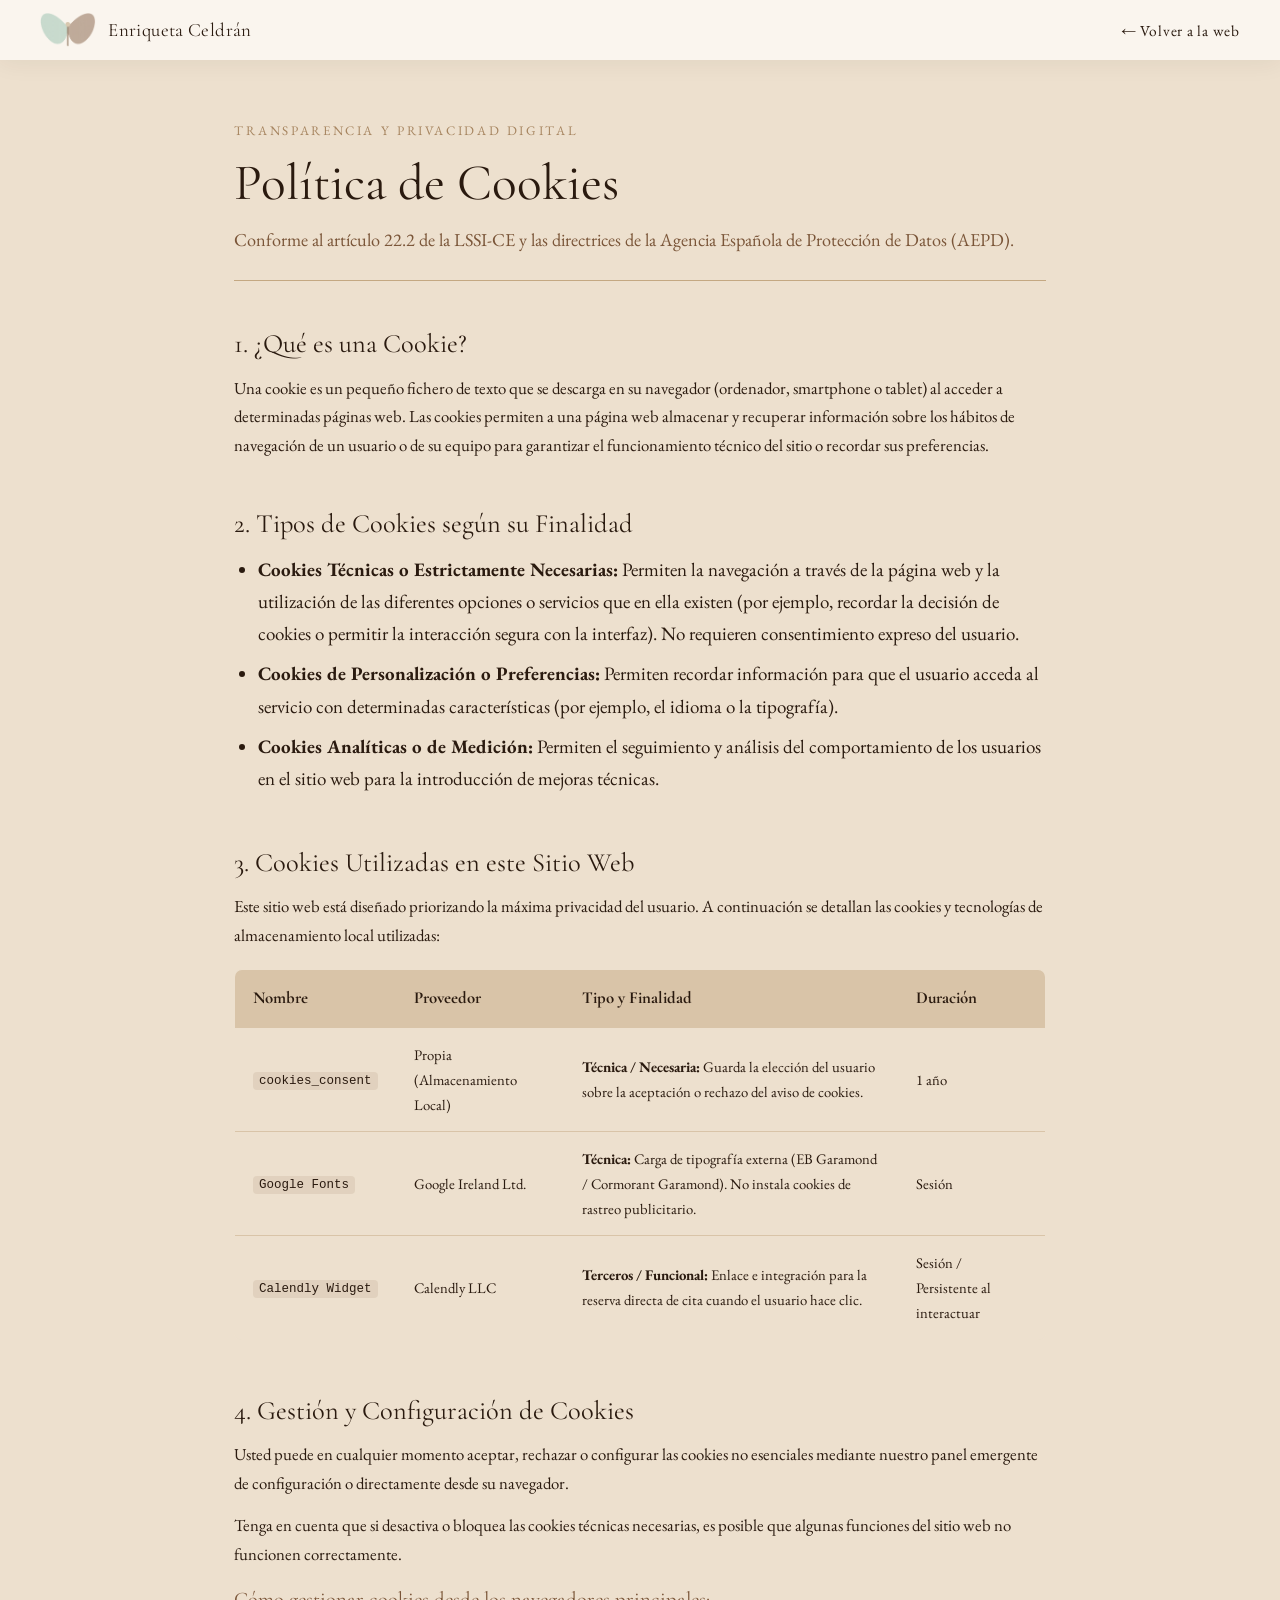
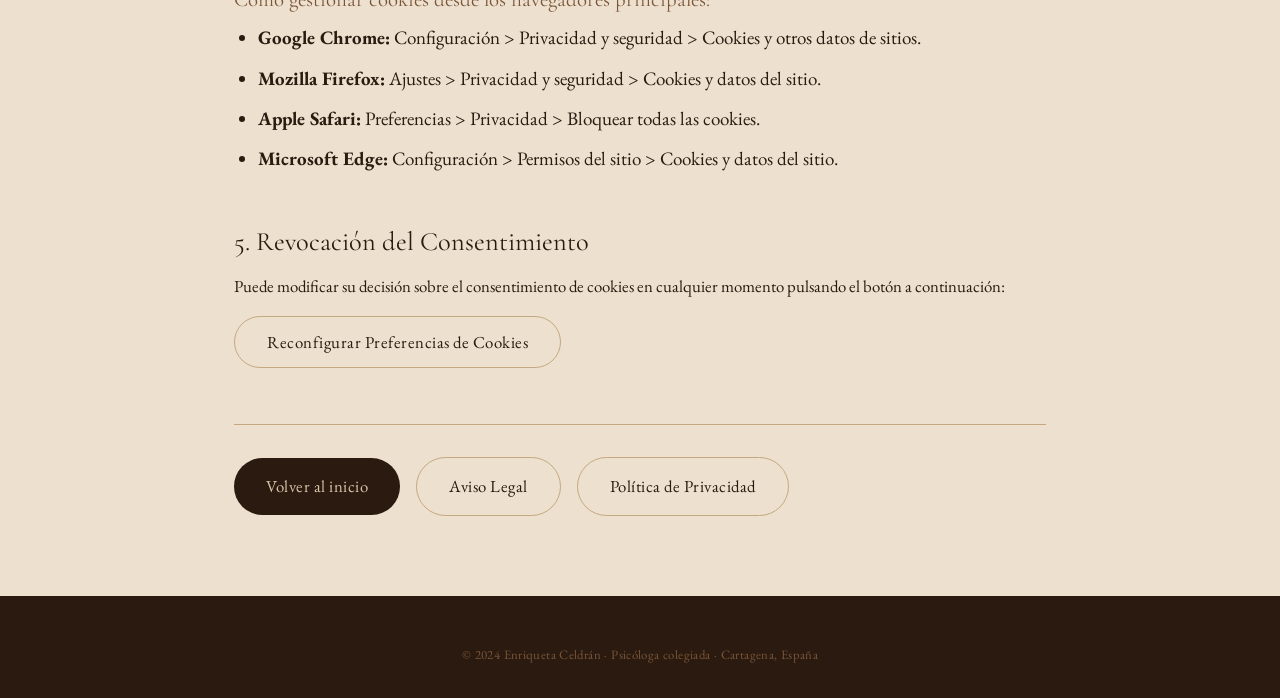
<file: politica-cookies.html>
<!DOCTYPE html>
<html lang="es">
<head>
  <meta charset="UTF-8" />
  <meta name="viewport" content="width=device-width, initial-scale=1.0" />
  <title>Política de Cookies · Enriqueta Celdrán Psicóloga</title>
  <meta name="description" content="Política de Cookies de Enriqueta Celdrán Psicóloga en Cartagena. Información sobre cookies técnicas, preferencias y cómo gestionarlas." />
  <link rel="icon" type="image/png" href="asset/css/imagenes/logoisotipo.png" />
  <link rel="icon" type="image/svg+xml" href="favicon.svg" />
  <link rel="apple-touch-icon" href="asset/css/imagenes/logoisotipo.png" />
  <link rel="stylesheet" href="styles.css" />
  <link href="https://fonts.googleapis.com/css2?family=EB+Garamond:ital,wght@0,400;0,500;0,600;1,400&family=Cormorant+Garamond:ital,wght@0,300;0,400;0,500;1,300;1,400&display=swap" rel="stylesheet" />
</head>
<body class="legal-page">

  <!-- NAVEGACIÓN -->
  <nav class="nav scrolled" id="nav">
    <div class="nav__logo">
      <a href="index.html" class="nav__logo-link">
        <img src="asset/css/imagenes/logoisotipo.png" alt="Logotipo Enriqueta Celdrán" class="nav__icon-img" />
        <span class="nav__name">Enriqueta Celdrán</span>
      </a>
    </div>
    <ul class="nav__links">
      <li><a href="index.html">← Volver a la web</a></li>
    </ul>
  </nav>

  <!-- CONTENIDO COOKIES -->
  <main class="legal-container">
    <header class="legal-header">
      <span class="label">Transparencia y Privacidad Digital</span>
      <h1>Política de Cookies</h1>
      <p class="legal-subtitle">Conforme al artículo 22.2 de la LSSI-CE y las directrices de la Agencia Española de Protección de Datos (AEPD).</p>
    </header>

    <article class="legal-content">
      <section class="legal-section">
        <h2>1. ¿Qué es una Cookie?</h2>
        <p>Una cookie es un pequeño fichero de texto que se descarga en su navegador (ordenador, smartphone o tablet) al acceder a determinadas páginas web. Las cookies permiten a una página web almacenar y recuperar información sobre los hábitos de navegación de un usuario o de su equipo para garantizar el funcionamiento técnico del sitio o recordar sus preferencias.</p>
      </section>

      <section class="legal-section">
        <h2>2. Tipos de Cookies según su Finalidad</h2>
        <ul>
          <li><strong>Cookies Técnicas o Estrictamente Necesarias:</strong> Permiten la navegación a través de la página web y la utilización de las diferentes opciones o servicios que en ella existen (por ejemplo, recordar la decisión de cookies o permitir la interacción segura con la interfaz). No requieren consentimiento expreso del usuario.</li>
          <li><strong>Cookies de Personalización o Preferencias:</strong> Permiten recordar información para que el usuario acceda al servicio con determinadas características (por ejemplo, el idioma o la tipografía).</li>
          <li><strong>Cookies Analíticas o de Medición:</strong> Permiten el seguimiento y análisis del comportamiento de los usuarios en el sitio web para la introducción de mejoras técnicas.</li>
        </ul>
      </section>

      <section class="legal-section">
        <h2>3. Cookies Utilizadas en este Sitio Web</h2>
        <p>Este sitio web está diseñado priorizando la máxima privacidad del usuario. A continuación se detallan las cookies y tecnologías de almacenamiento local utilizadas:</p>

        <table class="legal-table">
          <thead>
            <tr>
              <th>Nombre</th>
              <th>Proveedor</th>
              <th>Tipo y Finalidad</th>
              <th>Duración</th>
            </tr>
          </thead>
          <tbody>
            <tr>
              <td><code>cookies_consent</code></td>
              <td>Propia (Almacenamiento Local)</td>
              <td><strong>Técnica / Necesaria:</strong> Guarda la elección del usuario sobre la aceptación o rechazo del aviso de cookies.</td>
              <td>1 año</td>
            </tr>
            <tr>
              <td><code>Google Fonts</code></td>
              <td>Google Ireland Ltd.</td>
              <td><strong>Técnica:</strong> Carga de tipografía externa (EB Garamond / Cormorant Garamond). No instala cookies de rastreo publicitario.</td>
              <td>Sesión</td>
            </tr>
            <tr>
              <td><code>Calendly Widget</code></td>
              <td>Calendly LLC</td>
              <td><strong>Terceros / Funcional:</strong> Enlace e integración para la reserva directa de cita cuando el usuario hace clic.</td>
              <td>Sesión / Persistente al interactuar</td>
            </tr>
          </tbody>
        </table>
      </section>

      <section class="legal-section">
        <h2>4. Gestión y Configuración de Cookies</h2>
        <p>Usted puede en cualquier momento aceptar, rechazar o configurar las cookies no esenciales mediante nuestro panel emergente de configuración o directamente desde su navegador.</p>
        <p>Tenga en cuenta que si desactiva o bloquea las cookies técnicas necesarias, es posible que algunas funciones del sitio web no funcionen correctamente.</p>
        
        <h3>Cómo gestionar cookies desde los navegadores principales:</h3>
        <ul>
          <li><strong>Google Chrome:</strong> Configuración &gt; Privacidad y seguridad &gt; Cookies y otros datos de sitios.</li>
          <li><strong>Mozilla Firefox:</strong> Ajustes &gt; Privacidad y seguridad &gt; Cookies y datos del sitio.</li>
          <li><strong>Apple Safari:</strong> Preferencias &gt; Privacidad &gt; Bloquear todas las cookies.</li>
          <li><strong>Microsoft Edge:</strong> Configuración &gt; Permisos del sitio &gt; Cookies y datos del sitio.</li>
        </ul>
      </section>

      <section class="legal-section">
        <h2>5. Revocación del Consentimiento</h2>
        <p>Puede modificar su decisión sobre el consentimiento de cookies en cualquier momento pulsando el botón a continuación:</p>
        <div style="margin-top: 16px;">
          <button id="resetCookiesBtn" class="btn btn--ghost" data-action="reset-cookies">Reconfigurar Preferencias de Cookies</button>
        </div>
      </section>
    </article>

    <footer class="legal-footer-nav">
      <a href="index.html" class="btn btn--primary">Volver al inicio</a>
      <a href="aviso-legal.html" class="btn btn--ghost">Aviso Legal</a>
      <a href="politica-privacidad.html" class="btn btn--ghost">Política de Privacidad</a>
    </footer>
  </main>

  <footer class="footer">
    <div class="container footer__inner">
      <p class="footer__legal">© 2024 Enriqueta Celdrán · Psicóloga colegiada · Cartagena, España</p>
    </div>
  </footer>

  <script>
    document.getElementById('resetCookiesBtn')?.addEventListener('click', (e) => {
      e.preventDefault();
      localStorage.removeItem('cookies_consent');
      window.location.href = 'index.html?reset_cookies=1';
    });
  </script>
</body>
</html>
</file>
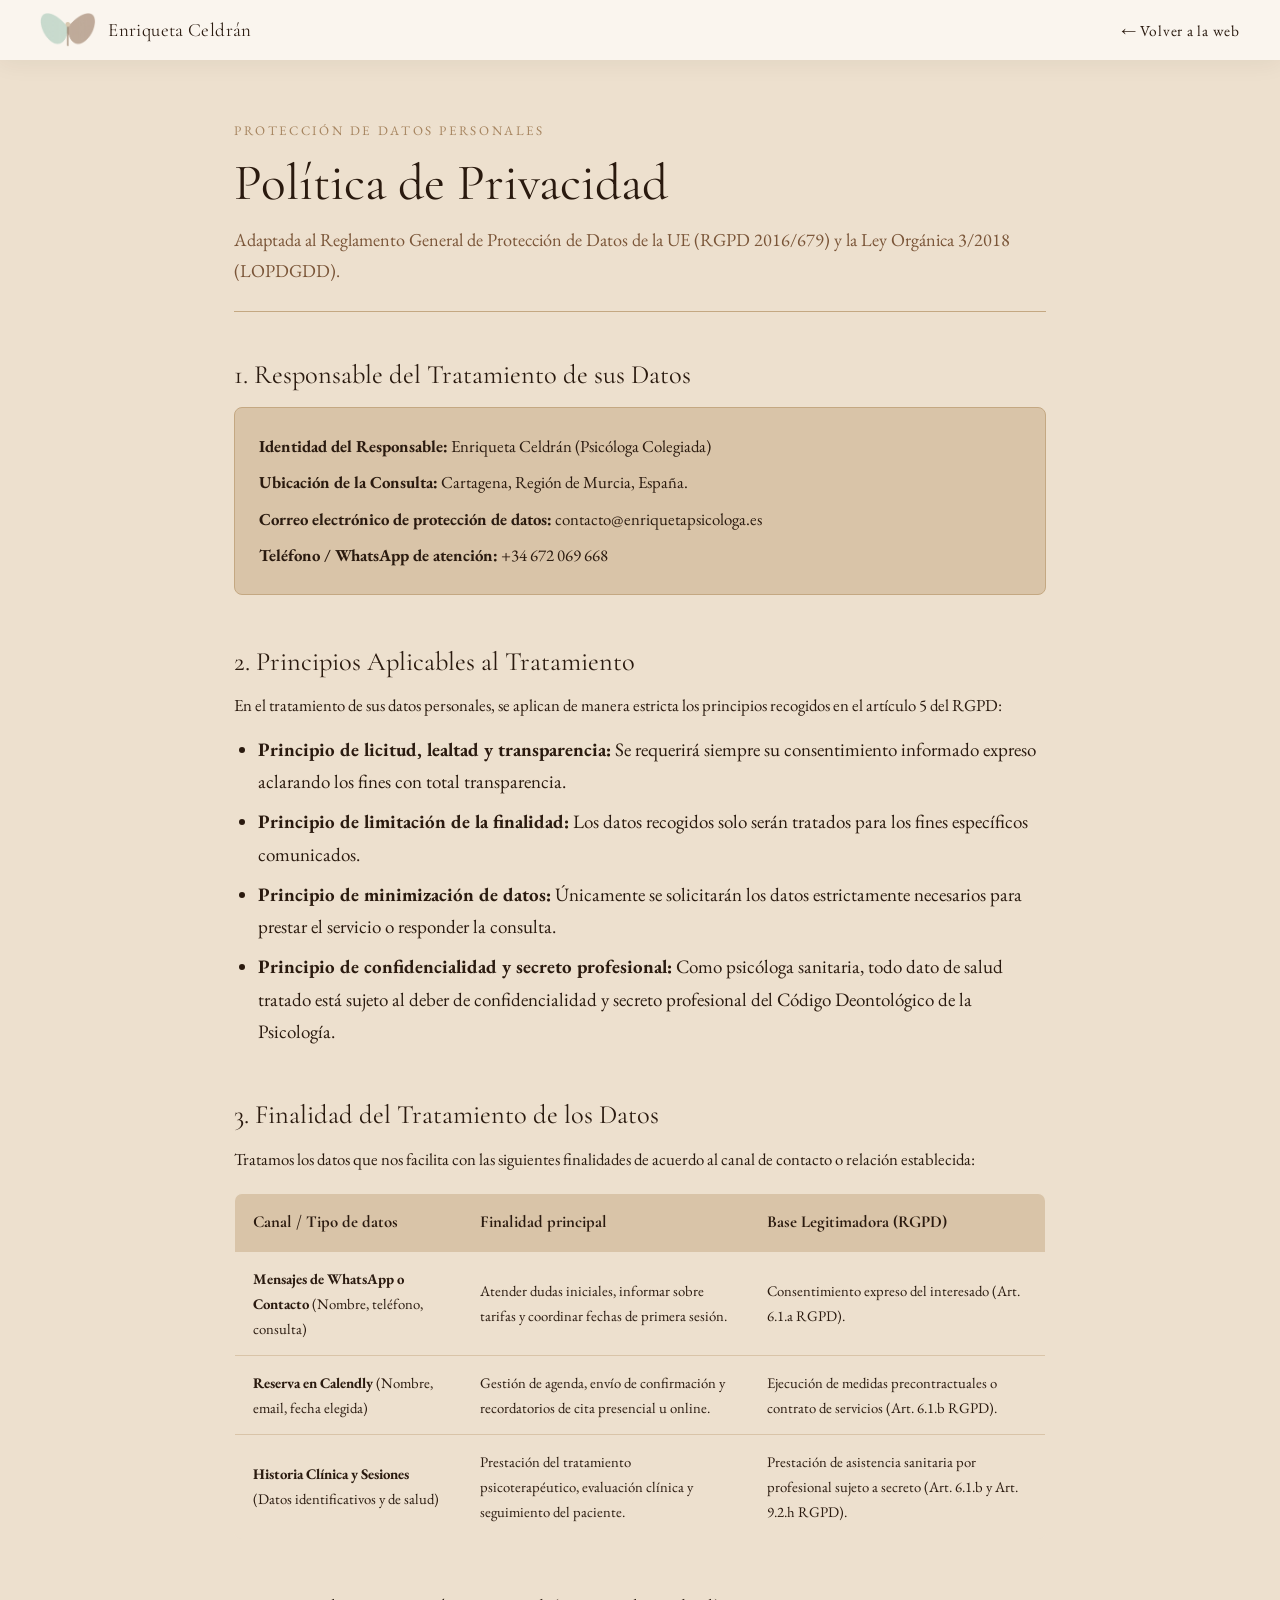
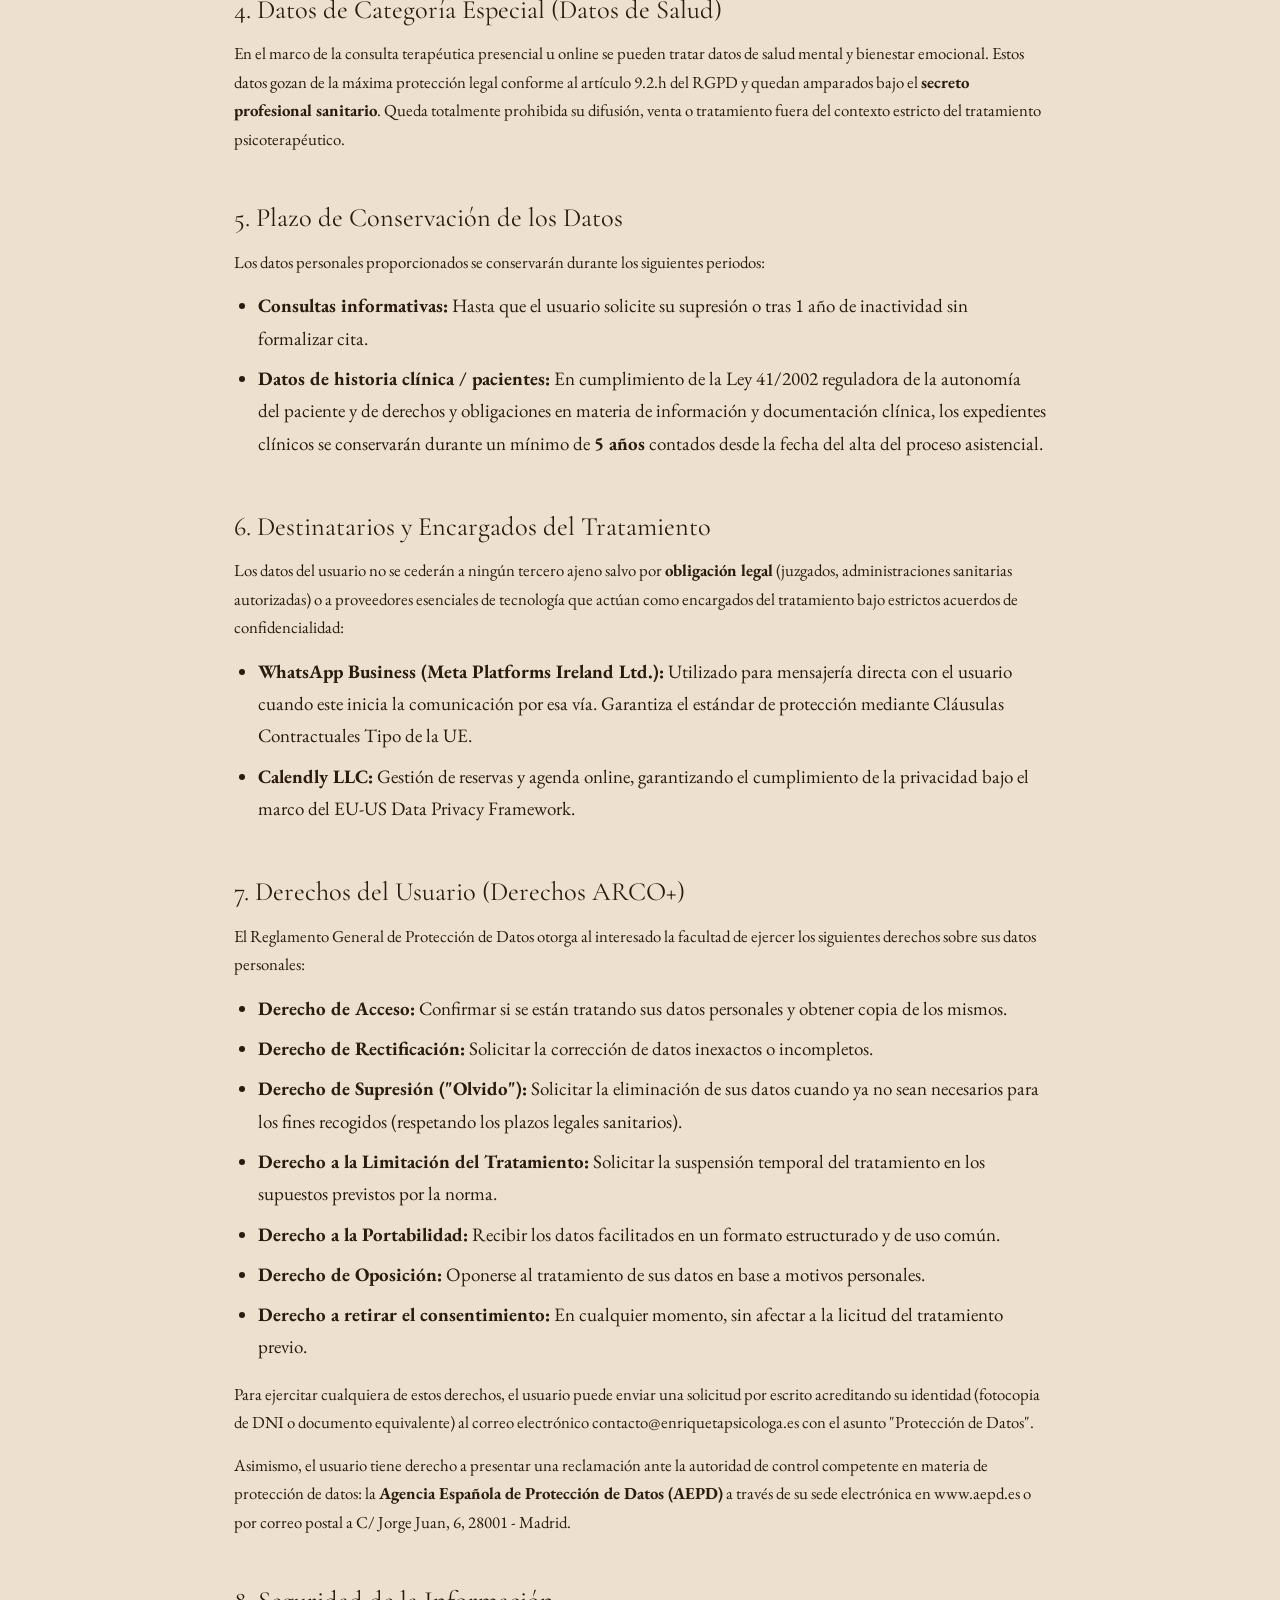
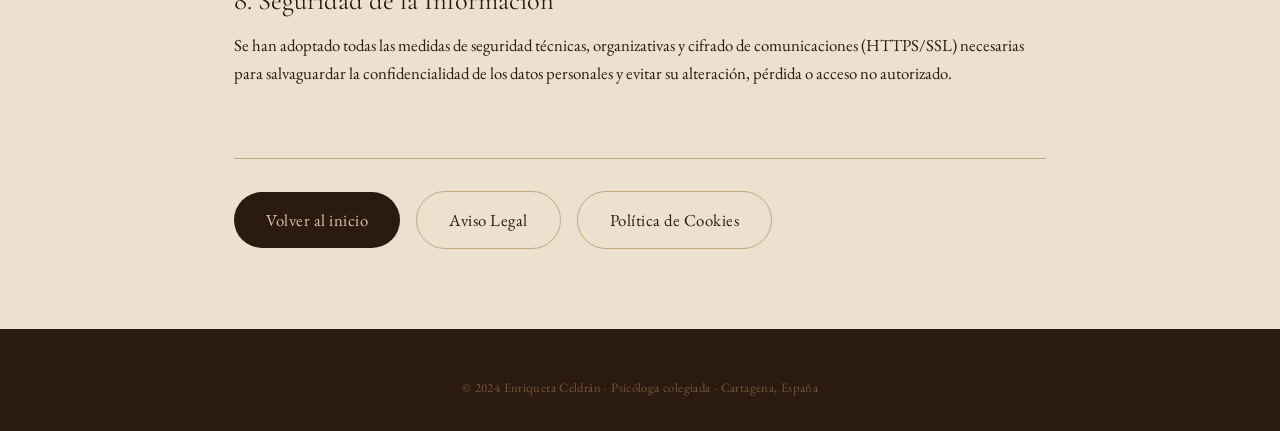
<file: politica-privacidad.html>
<!DOCTYPE html>
<html lang="es">
<head>
  <meta charset="UTF-8" />
  <meta name="viewport" content="width=device-width, initial-scale=1.0" />
  <title>Política de Privacidad · Enriqueta Celdrán Psicóloga</title>
  <meta name="description" content="Política de Privacidad y Protección de Datos según el RGPD (UE 2016/679) y LOPDGDD para la consulta de psicología de Enriqueta Celdrán." />
  <link rel="icon" type="image/png" href="asset/css/imagenes/logoisotipo.png" />
  <link rel="icon" type="image/svg+xml" href="favicon.svg" />
  <link rel="apple-touch-icon" href="asset/css/imagenes/logoisotipo.png" />
  <link rel="stylesheet" href="styles.css" />
  <link href="https://fonts.googleapis.com/css2?family=EB+Garamond:ital,wght@0,400;0,500;0,600;1,400&family=Cormorant+Garamond:ital,wght@0,300;0,400;0,500;1,300;1,400&display=swap" rel="stylesheet" />
</head>
<body class="legal-page">

  <!-- NAVEGACIÓN -->
  <nav class="nav scrolled" id="nav">
    <div class="nav__logo">
      <a href="index.html" class="nav__logo-link">
        <img src="asset/css/imagenes/logoisotipo.png" alt="Logotipo Enriqueta Celdrán" class="nav__icon-img" />
        <span class="nav__name">Enriqueta Celdrán</span>
      </a>
    </div>
    <ul class="nav__links">
      <li><a href="index.html">← Volver a la web</a></li>
    </ul>
  </nav>

  <!-- CONTENIDO PRIVACIDAD -->
  <main class="legal-container">
    <header class="legal-header">
      <span class="label">Protección de Datos Personales</span>
      <h1>Política de Privacidad</h1>
      <p class="legal-subtitle">Adaptada al Reglamento General de Protección de Datos de la UE (RGPD 2016/679) y la Ley Orgánica 3/2018 (LOPDGDD).</p>
    </header>

    <article class="legal-content">
      <section class="legal-section">
        <h2>1. Responsable del Tratamiento de sus Datos</h2>
        <div class="legal-box">
          <p><strong>Identidad del Responsable:</strong> Enriqueta Celdrán (Psicóloga Colegiada)</p>
          <p><strong>Ubicación de la Consulta:</strong> Cartagena, Región de Murcia, España.</p>
          <p><strong>Correo electrónico de protección de datos:</strong> <a href="mailto:contacto@enriquetapsicologa.es">contacto@enriquetapsicologa.es</a></p>
          <p><strong>Teléfono / WhatsApp de atención:</strong> +34 672 069 668</p>
        </div>
      </section>

      <section class="legal-section">
        <h2>2. Principios Aplicables al Tratamiento</h2>
        <p>En el tratamiento de sus datos personales, se aplican de manera estricta los principios recogidos en el artículo 5 del RGPD:</p>
        <ul>
          <li><strong>Principio de licitud, lealtad y transparencia:</strong> Se requerirá siempre su consentimiento informado expreso aclarando los fines con total transparencia.</li>
          <li><strong>Principio de limitación de la finalidad:</strong> Los datos recogidos solo serán tratados para los fines específicos comunicados.</li>
          <li><strong>Principio de minimización de datos:</strong> Únicamente se solicitarán los datos estrictamente necesarios para prestar el servicio o responder la consulta.</li>
          <li><strong>Principio de confidencialidad y secreto profesional:</strong> Como psicóloga sanitaria, todo dato de salud tratado está sujeto al deber de confidencialidad y secreto profesional del Código Deontológico de la Psicología.</li>
        </ul>
      </section>

      <section class="legal-section">
        <h2>3. Finalidad del Tratamiento de los Datos</h2>
        <p>Tratamos los datos que nos facilita con las siguientes finalidades de acuerdo al canal de contacto o relación establecida:</p>
        <table class="legal-table">
          <thead>
            <tr>
              <th>Canal / Tipo de datos</th>
              <th>Finalidad principal</th>
              <th>Base Legitimadora (RGPD)</th>
            </tr>
          </thead>
          <tbody>
            <tr>
              <td><strong>Mensajes de WhatsApp o Contacto</strong> (Nombre, teléfono, consulta)</td>
              <td>Atender dudas iniciales, informar sobre tarifas y coordinar fechas de primera sesión.</td>
              <td>Consentimiento expreso del interesado (Art. 6.1.a RGPD).</td>
            </tr>
            <tr>
              <td><strong>Reserva en Calendly</strong> (Nombre, email, fecha elegida)</td>
              <td>Gestión de agenda, envío de confirmación y recordatorios de cita presencial u online.</td>
              <td>Ejecución de medidas precontractuales o contrato de servicios (Art. 6.1.b RGPD).</td>
            </tr>
            <tr>
              <td><strong>Historia Clínica y Sesiones</strong> (Datos identificativos y de salud)</td>
              <td>Prestación del tratamiento psicoterapéutico, evaluación clínica y seguimiento del paciente.</td>
              <td>Prestación de asistencia sanitaria por profesional sujeto a secreto (Art. 6.1.b y Art. 9.2.h RGPD).</td>
            </tr>
          </tbody>
        </table>
      </section>

      <section class="legal-section">
        <h2>4. Datos de Categoría Especial (Datos de Salud)</h2>
        <p>En el marco de la consulta terapéutica presencial u online se pueden tratar datos de salud mental y bienestar emocional. Estos datos gozan de la máxima protección legal conforme al artículo 9.2.h del RGPD y quedan amparados bajo el <strong>secreto profesional sanitario</strong>. Queda totalmente prohibida su difusión, venta o tratamiento fuera del contexto estricto del tratamiento psicoterapéutico.</p>
      </section>

      <section class="legal-section">
        <h2>5. Plazo de Conservación de los Datos</h2>
        <p>Los datos personales proporcionados se conservarán durante los siguientes periodos:</p>
        <ul>
          <li><strong>Consultas informativas:</strong> Hasta que el usuario solicite su supresión o tras 1 año de inactividad sin formalizar cita.</li>
          <li><strong>Datos de historia clínica / pacientes:</strong> En cumplimiento de la Ley 41/2002 reguladora de la autonomía del paciente y de derechos y obligaciones en materia de información y documentación clínica, los expedientes clínicos se conservarán durante un mínimo de <strong>5 años</strong> contados desde la fecha del alta del proceso asistencial.</li>
        </ul>
      </section>

      <section class="legal-section">
        <h2>6. Destinatarios y Encargados del Tratamiento</h2>
        <p>Los datos del usuario no se cederán a ningún tercero ajeno salvo por <strong>obligación legal</strong> (juzgados, administraciones sanitarias autorizadas) o a proveedores esenciales de tecnología que actúan como encargados del tratamiento bajo estrictos acuerdos de confidencialidad:</p>
        <ul>
          <li><strong>WhatsApp Business (Meta Platforms Ireland Ltd.):</strong> Utilizado para mensajería directa con el usuario cuando este inicia la comunicación por esa vía. Garantiza el estándar de protección mediante Cláusulas Contractuales Tipo de la UE.</li>
          <li><strong>Calendly LLC:</strong> Gestión de reservas y agenda online, garantizando el cumplimiento de la privacidad bajo el marco del EU-US Data Privacy Framework.</li>
        </ul>
      </section>

      <section class="legal-section">
        <h2>7. Derechos del Usuario (Derechos ARCO+)</h2>
        <p>El Reglamento General de Protección de Datos otorga al interesado la facultad de ejercer los siguientes derechos sobre sus datos personales:</p>
        <ul>
          <li><strong>Derecho de Acceso:</strong> Confirmar si se están tratando sus datos personales y obtener copia de los mismos.</li>
          <li><strong>Derecho de Rectificación:</strong> Solicitar la corrección de datos inexactos o incompletos.</li>
          <li><strong>Derecho de Supresión ("Olvido"):</strong> Solicitar la eliminación de sus datos cuando ya no sean necesarios para los fines recogidos (respetando los plazos legales sanitarios).</li>
          <li><strong>Derecho a la Limitación del Tratamiento:</strong> Solicitar la suspensión temporal del tratamiento en los supuestos previstos por la norma.</li>
          <li><strong>Derecho a la Portabilidad:</strong> Recibir los datos facilitados en un formato estructurado y de uso común.</li>
          <li><strong>Derecho de Oposición:</strong> Oponerse al tratamiento de sus datos en base a motivos personales.</li>
          <li><strong>Derecho a retirar el consentimiento:</strong> En cualquier momento, sin afectar a la licitud del tratamiento previo.</li>
        </ul>
        <p>Para ejercitar cualquiera de estos derechos, el usuario puede enviar una solicitud por escrito acreditando su identidad (fotocopia de DNI o documento equivalente) al correo electrónico <a href="mailto:contacto@enriquetapsicologa.es">contacto@enriquetapsicologa.es</a> con el asunto "Protección de Datos".</p>
        <p>Asimismo, el usuario tiene derecho a presentar una reclamación ante la autoridad de control competente en materia de protección de datos: la <strong>Agencia Española de Protección de Datos (AEPD)</strong> a través de su sede electrónica en <a href="https://www.aepd.es" target="_blank" rel="noopener">www.aepd.es</a> o por correo postal a C/ Jorge Juan, 6, 28001 - Madrid.</p>
      </section>

      <section class="legal-section">
        <h2>8. Seguridad de la Información</h2>
        <p>Se han adoptado todas las medidas de seguridad técnicas, organizativas y cifrado de comunicaciones (HTTPS/SSL) necesarias para salvaguardar la confidencialidad de los datos personales y evitar su alteración, pérdida o acceso no autorizado.</p>
      </section>
    </article>

    <footer class="legal-footer-nav">
      <a href="index.html" class="btn btn--primary">Volver al inicio</a>
      <a href="aviso-legal.html" class="btn btn--ghost">Aviso Legal</a>
      <a href="politica-cookies.html" class="btn btn--ghost">Política de Cookies</a>
    </footer>
  </main>

  <footer class="footer">
    <div class="container footer__inner">
      <p class="footer__legal">© 2024 Enriqueta Celdrán · Psicóloga colegiada · Cartagena, España</p>
    </div>
  </footer>

</body>
</html>
</file>
<file: styles.css>
/* ============================================
   ENRIQUETA CELDRÁN · PSICÓLOGA
   Paleta: tierra, crema, verde salvia
   Tipografía: EB Garamond / Cormorant Garamond
   ============================================ */

/* VARIABLES */
:root {
  --blanco-calido: #EDE0CE; 
  --crema: #D9C4A8;
  --beige-arena: #C4A882;
  --tostado-suave: #A6845F;
  --marron-tierra: #7A5538;
  --texto-oscuro: #2A1A0F;
  --verde-salvia: #7A9B80;
  --rosa-polvoso: #C4998F;
  --humo-claro: #D5CCC0;

  --font-serif: 'EB Garamond', 'Georgia', serif;
  --font-display: 'Cormorant Garamond', 'Georgia', serif;

  --radius: 16px;
  --radius-sm: 8px;
  --shadow: 0 4px 24px rgba(61, 43, 31, 0.08);
  --shadow-lg: 0 12px 48px rgba(61, 43, 31, 0.14);
  --transition: 0.3s ease;
}

/* RESET */
*, *::before, *::after { box-sizing: border-box; margin: 0; padding: 0; }

html { 
  scroll-behavior: smooth; 
}

body {
  font-family: var(--font-serif);
  background-color: var(--blanco-calido);
  color: var(--texto-oscuro);
  font-size: 19px;
  line-height: 1.7;
  -webkit-font-smoothing: antialiased;
}

img { max-width: 100%; display: block; }

a { color: inherit; text-decoration: none; }

/* UTILIDADES */
.container {
  max-width: 1140px;
  margin: 0 auto;
  padding: 0 24px;
}

.section {
  padding: 100px 0;
}

.label {
  font-family: var(--font-serif);
  font-size: 0.82rem;
  letter-spacing: 0.2em;
  text-transform: uppercase;
  color: var(--tostado-suave);
  margin-bottom: 12px;
  display: block;
}

.section__header {
  text-align: center;
  max-width: 600px;
  margin: 0 auto 64px;
}

.section__header h2 { margin-bottom: 16px; }

.section__intro {
  color: var(--marron-tierra);
  font-size: 1.08rem;
}

h1, h2, h3 {
  font-family: var(--font-display);
  font-weight: 400;
  line-height: 1.15;
}

h1 { font-size: clamp(2.9rem, 6vw, 5.2rem); }
h2 { font-size: clamp(2.1rem, 4vw, 3.3rem); }
h3 { font-size: 1.45rem; }

em {
  font-style: italic;
  color: var(--marron-tierra);
}

.hide-mobile { display: inline; }

/* FADE IN ANIMATION */
.fade-in {
  opacity: 0;
  transform: translateY(24px);
  transition: opacity 0.6s ease, transform 0.6s ease;
}
.fade-in.visible {
  opacity: 1;
  transform: translateY(0);
}

/* BUTTONS */
.btn {
  display: inline-flex;
  align-items: center;
  gap: 8px;
  padding: 14px 32px;
  border-radius: 50px;
  font-family: var(--font-serif);
  font-size: 1.05rem;
  letter-spacing: 0.03em;
  cursor: pointer;
  border: none;
  transition: var(--transition);
  text-decoration: none;
}

.btn--primary {
  background: var(--texto-oscuro);
  color: var(--crema);
}
.btn--primary:hover {
  background: var(--marron-tierra);
  transform: translateY(-2px);
  box-shadow: var(--shadow);
}

.btn--ghost {
  background: transparent;
  color: var(--texto-oscuro);
  border: 1.5px solid var(--beige-arena);
}
.btn--ghost:hover {
  border-color: var(--marron-tierra);
  color: var(--marron-tierra);
}

.btn--whatsapp {
  background: #25D366;
  color: white;
  font-size: 1.08rem;
  padding: 16px 36px;
  margin-bottom: 32px;
}
.btn--whatsapp:hover {
  background: #1ebe5b;
  transform: translateY(-2px);
  box-shadow: 0 8px 24px rgba(37, 211, 102, 0.3);
}

.btn--full { width: 100%; justify-content: center; }

.wa-icon { width: 22px; height: 22px; }

/* ============================================
   NAVEGACIÓN
   ============================================ */
.nav {
  position: fixed;
  top: 0; left: 0; right: 0;
  z-index: 1000;
  display: flex;
  align-items: center;
  justify-content: space-between;
  padding: 20px 40px;
  transition: background 0.3s ease, box-shadow 0.3s ease, padding 0.3s ease;
}

.nav.scrolled {
  background: rgba(250, 246, 240, 0.96);
  backdrop-filter: blur(12px);
  box-shadow: 0 2px 24px rgba(61, 43, 31, 0.07);
  padding: 12px 40px;
}

.nav__logo,
.nav__logo-link {
  display: flex;
  align-items: center;
  gap: 12px;
}

.nav__icon { width: 36px; height: 27px; }
.nav__icon-img { height: 36px; width: auto; object-fit: contain; }

.nav__name {
  font-family: var(--font-display);
  font-size: 1.18rem;
  font-weight: 400;
  color: var(--texto-oscuro);
  letter-spacing: 0.02em;
}

.nav__links {
  display: flex;
  align-items: center;
  gap: 36px;
  list-style: none;
}

.nav__links a {
  font-size: 0.96rem;
  letter-spacing: 0.05em;
  color: var(--texto-oscuro);
  transition: color var(--transition);
  position: relative;
}

.nav__links a::after {
  content: '';
  position: absolute;
  bottom: -3px; left: 0;
  width: 0; height: 1px;
  background: var(--marron-tierra);
  transition: width var(--transition);
}

.nav__links a:hover { color: var(--marron-tierra); }
.nav__links a:hover::after { width: 100%; }

.nav__cta {
  background: var(--texto-oscuro);
  color: var(--crema) !important;
  padding: 10px 24px;
  border-radius: 50px;
  font-size: 0.9rem !important;
  transition: background var(--transition), transform var(--transition) !important;
}
.nav__cta::after { display: none !important; }
.nav__cta:hover {
  background: var(--marron-tierra) !important;
  transform: translateY(-1px);
}

.nav__toggle {
  display: none;
  flex-direction: column;
  gap: 5px;
  background: none;
  border: none;
  cursor: pointer;
  padding: 4px;
}
.nav__toggle span {
  display: block;
  width: 24px;
  height: 2px;
  background: var(--texto-oscuro);
  border-radius: 2px;
  transition: var(--transition);
}

/* ============================================
   HERO
   ============================================ */
.hero {
  min-height: calc(100vh - 40px);
  display: flex;
  align-items: center;
  justify-content: center;
  position: relative;
  overflow: hidden;
  padding: 130px 24px 80px;
}

.hero__bg {
  position: absolute;
  inset: 0;
  background: radial-gradient(ellipse 65% 65% at 70% 50%, rgba(168, 185, 156, 0.18) 0%, transparent 70%),
              radial-gradient(ellipse 45% 45% at 25% 80%, rgba(196, 168, 130, 0.15) 0%, transparent 60%);
  pointer-events: none;
}

.hero__container {
  display: flex;
  align-items: center;
  justify-content: space-between;
  gap: 48px;
  max-width: 1080px;
  margin: 0 auto;
  position: relative;
  z-index: 1;
  width: 100%;
}

.hero__content {
  flex: 1.1;
  max-width: 540px;
}

.hero__tag {
  font-size: 0.85rem;
  letter-spacing: 0.22em;
  text-transform: uppercase;
  color: var(--tostado-suave);
  margin-bottom: 20px;
}

.hero__title {
  color: var(--texto-oscuro);
  margin-bottom: 24px;
  line-height: 1.12;
}

.hero__subtitle {
  font-size: 1.22rem;
  color: var(--marron-tierra);
  margin-bottom: 38px;
  max-width: 500px;
}

.hero__actions {
  display: flex;
  align-items: center;
  gap: 16px;
  flex-wrap: wrap;
  margin-bottom: 32px;
}

.hero__btn {
  white-space: nowrap;
}

.hero__modes {
  display: flex;
  align-items: center;
  gap: 8px;
  font-size: 0.95rem;
  color: var(--marron-tierra);
  opacity: 0.85;
}

.dot {
  width: 8px; height: 8px;
  background: var(--verde-salvia);
  border-radius: 50%;
  display: inline-block;
  animation: pulse 2s infinite;
}

@keyframes pulse {
  0%, 100% { opacity: 1; }
  50% { opacity: 0.4; }
}

.hero__visual {
  flex: 0.9;
  display: flex;
  justify-content: center;
  align-items: center;
}

.hero__card {
  width: 100%;
  max-width: 360px;
  aspect-ratio: 1 / 1;
  background: radial-gradient(circle at center, rgba(250, 246, 240, 0.95) 0%, rgba(217, 196, 168, 0.35) 70%, transparent 100%);
  border-radius: 50%;
  display: flex;
  align-items: center;
  justify-content: center;
  padding: 36px;
  box-shadow: 0 20px 50px rgba(122, 85, 56, 0.08);
  border: 1.5px solid rgba(196, 168, 130, 0.35);
  position: relative;
  transition: transform 0.5s ease;
}

.hero__card:hover {
  transform: translateY(-4px);
}

.hero__symbol-img {
  max-width: 270px;
  width: 100%;
  height: auto;
  object-fit: contain;
  filter: drop-shadow(0 14px 28px rgba(122, 85, 56, 0.15));
  animation: float 6s ease-in-out infinite;
}

@keyframes float {
  0%, 100% { transform: translateY(0); }
  50% { transform: translateY(-14px); }
}

/* ============================================
   BANNER (MARQUEE INFINITO)
   ============================================ */
.banner {
  background: var(--crema);
  border-top: 1px solid var(--beige-arena);
  border-bottom: 1px solid var(--beige-arena);
  padding: 16px 0;
  overflow: hidden;
  position: relative;
  white-space: nowrap;
}

.banner__track {
  display: flex;
  width: max-content;
  animation: marquee 28s linear infinite;
}

.banner:hover .banner__track {
  animation-play-state: paused;
}

.banner__group {
  display: flex;
  align-items: center;
  gap: 28px;
  padding-right: 28px;
  font-size: 0.92rem;
  letter-spacing: 0.14em;
  text-transform: uppercase;
  color: var(--marron-tierra);
}

.banner__group span {
  white-space: nowrap;
}

.sep { color: var(--tostado-suave); }

@keyframes marquee {
  0% { transform: translateX(0); }
  100% { transform: translateX(-50%); }
}

/* ============================================
   SOBRE MÍ
   ============================================ */
.sobre {
  background: var(--blanco-calido);
}

.sobre__grid {
  display: grid;
  grid-template-columns: 1fr 1.2fr;
  gap: 80px;
  align-items: center;
}

.sobre__image-wrap {
  position: relative;
}

.sobre__image-container {
  border-radius: var(--radius);
  overflow: hidden;
  box-shadow: var(--shadow-lg);
  border: 1.5px solid var(--beige-arena);
  aspect-ratio: 4/5;
  background: var(--crema);
}

.sobre__photo {
  width: 100%;
  height: 100%;
  object-fit: cover;
  object-position: center top;
  display: block;
  transition: transform 0.5s ease;
}

.sobre__photo:hover {
  transform: scale(1.02);
}

.sobre__image-placeholder {
  border-radius: var(--radius);
  overflow: hidden;
  background: var(--crema);
  aspect-ratio: 3/4;
  display: flex;
  align-items: center;
  justify-content: center;
  position: relative;
}

.sobre__photo-frame {
  text-align: center;
  padding: 24px;
}

.sobre__photo-frame svg {
  width: 100%;
  max-width: 240px;
  margin: 0 auto 16px;
}

.sobre__photo-label {
  font-size: 0.84rem;
  color: var(--tostado-suave);
  letter-spacing: 0.1em;
  text-transform: uppercase;
}

.sobre__badge {
  position: absolute;
  bottom: -20px;
  right: -20px;
  background: var(--verde-salvia);
  color: white;
  border-radius: 50%;
  width: 100px;
  height: 100px;
  display: flex;
  flex-direction: column;
  align-items: center;
  justify-content: center;
  text-align: center;
  box-shadow: var(--shadow);
}

.sobre__badge-num {
  font-family: var(--font-display);
  font-size: 1.85rem;
  line-height: 1;
}

.sobre__badge-text {
  font-size: 0.65rem;
  letter-spacing: 0.05em;
  text-transform: uppercase;
  line-height: 1.3;
}

.sobre__heading {
  margin-bottom: 24px;
  color: var(--texto-oscuro);
}

.sobre__body {
  color: var(--marron-tierra);
  margin-bottom: 20px;
  font-size: 1.08rem;
}

.sobre__list {
  list-style: none;
  margin: 28px 0 36px;
  display: flex;
  flex-direction: column;
  gap: 14px;
}

.sobre__item {
  display: flex;
  align-items: center;
  gap: 16px;
  background: rgba(250, 246, 240, 0.75);
  border: 1px solid rgba(196, 168, 130, 0.28);
  border-radius: var(--radius-sm);
  padding: 14px 18px;
  transition: transform var(--transition), background var(--transition), box-shadow var(--transition), border-color var(--transition);
  cursor: default;
}

.sobre__item:hover {
  transform: translateX(6px);
  background: var(--crema);
  border-color: var(--beige-arena);
  box-shadow: 0 8px 24px rgba(122, 85, 56, 0.08);
}

.sobre__icon-box {
  width: 42px;
  height: 42px;
  border-radius: 50%;
  background: var(--blanco-calido);
  border: 1px solid var(--beige-arena);
  color: var(--marron-tierra);
  display: flex;
  align-items: center;
  justify-content: center;
  flex-shrink: 0;
  transition: background var(--transition), color var(--transition), transform var(--transition), border-color var(--transition);
}

.sobre__item:hover .sobre__icon-box {
  background: var(--verde-salvia);
  color: white;
  border-color: var(--verde-salvia);
  transform: scale(1.08);
}

.sobre__icon-box svg {
  width: 20px;
  height: 20px;
}

.sobre__item-text {
  display: flex;
  flex-direction: column;
  gap: 2px;
}

.sobre__item-text strong {
  font-family: var(--font-display);
  font-size: 1.18rem;
  color: var(--texto-oscuro);
  font-weight: 500;
}

.sobre__item-text span {
  font-size: 0.92rem;
  color: var(--marron-tierra);
  line-height: 1.4;
  opacity: 0.9;
}

/* ============================================
   SERVICIOS
   ============================================ */
.servicios {
  background: var(--crema);
}

.servicios__grid {
  display: grid;
  grid-template-columns: repeat(3, 1fr);
  gap: 24px;
  margin-bottom: 48px;
}

.card {
  background: var(--blanco-calido);
  border-radius: var(--radius);
  padding: 36px 28px;
  transition: transform var(--transition), box-shadow var(--transition);
  border: 1px solid rgba(196, 168, 130, 0.2);
}

.card:hover {
  transform: translateY(-6px);
  box-shadow: var(--shadow-lg);
}

.card__icon {
  width: 54px;
  height: 54px;
  margin-bottom: 20px;
  transition: transform 0.4s ease;
}

.card:hover .card__icon {
  transform: scale(1.08) translateY(-2px);
}

.card__icon svg {
  width: 100%;
  height: 100%;
}

.card__title {
  font-family: var(--font-display);
  font-size: 1.35rem;
  margin-bottom: 12px;
  color: var(--texto-oscuro);
}

.card__text {
  font-size: 1rem;
  color: var(--marron-tierra);
  line-height: 1.65;
}

.servicios__modalidad {
  display: grid;
  grid-template-columns: 1fr 1fr;
  gap: 24px;
}

.modalidad-card {
  background: var(--blanco-calido);
  border-radius: var(--radius);
  padding: 32px;
  text-align: center;
  border: 1.5px solid var(--beige-arena);
  transition: var(--transition);
}

.modalidad-card:hover {
  border-color: var(--marron-tierra);
}

.modalidad-icon-wrap {
  width: 48px;
  height: 48px;
  border-radius: 50%;
  background: var(--crema);
  border: 1px solid var(--beige-arena);
  color: var(--marron-tierra);
  display: flex;
  align-items: center;
  justify-content: center;
  margin: 0 auto 14px;
  transition: background var(--transition), color var(--transition), transform var(--transition);
}

.modalidad-card:hover .modalidad-icon-wrap {
  background: var(--verde-salvia);
  color: white;
  border-color: var(--verde-salvia);
  transform: scale(1.08);
}

.modalidad-icon-wrap svg {
  width: 22px;
  height: 22px;
}

.modalidad-card h4 {
  font-family: var(--font-display);
  font-size: 1.25rem;
  margin-bottom: 8px;
  color: var(--texto-oscuro);
}

.modalidad-card p {
  font-size: 1rem;
  color: var(--marron-tierra);
}

/* ============================================
   PROCESO
   ============================================ */
.proceso {
  background: var(--blanco-calido);
}

.proceso__steps {
  display: flex;
  flex-direction: column;
  gap: 0;
  max-width: 720px;
  margin: 0 auto;
}

.step {
  display: grid;
  grid-template-columns: 72px 1fr;
  gap: 32px;
  align-items: start;
  padding: 32px 0;
}

.step__num {
  font-family: var(--font-display);
  font-size: 3.1rem;
  color: var(--beige-arena);
  line-height: 1;
  text-align: right;
  padding-top: 4px;
}

.step__content h3 {
  font-size: 1.35rem;
  color: var(--texto-oscuro);
  margin-bottom: 10px;
}

.step__content p {
  color: var(--marron-tierra);
  font-size: 1.05rem;
}

.step__line {
  width: 1px;
  height: 40px;
  background: linear-gradient(to bottom, var(--beige-arena), transparent);
  margin-left: 56px;
}

/* ============================================
   PRECIOS Y TARIFAS
   ============================================ */
.precios {
  background: var(--crema);
}

.precios__grid {
  display: grid;
  grid-template-columns: repeat(2, 1fr);
  gap: 32px;
  max-width: 980px;
  margin: 0 auto 36px;
}

.precio-card {
  background: var(--blanco-calido);
  border-radius: var(--radius);
  padding: 40px 36px;
  border: 1.5px solid var(--beige-arena);
  box-shadow: var(--shadow);
  display: flex;
  flex-direction: column;
  transition: transform var(--transition), box-shadow var(--transition), border-color var(--transition);
}

.precio-card:hover {
  transform: translateY(-6px);
  box-shadow: var(--shadow-lg);
  border-color: var(--marron-tierra);
}

.precio-card__header {
  margin-bottom: 24px;
  padding-bottom: 20px;
  border-bottom: 1px solid rgba(196, 168, 130, 0.4);
}

.precio-card__badge {
  display: inline-block;
  font-family: var(--font-serif);
  font-size: 0.8rem;
  letter-spacing: 0.15em;
  text-transform: uppercase;
  color: var(--tostado-suave);
  background: rgba(196, 168, 130, 0.22);
  padding: 4px 14px;
  border-radius: 50px;
  margin-bottom: 12px;
}

.precio-card__title {
  font-family: var(--font-display);
  font-size: 1.85rem;
  color: var(--texto-oscuro);
  margin-bottom: 8px;
}

.precio-card__desc {
  font-size: 1rem;
  color: var(--marron-tierra);
  line-height: 1.6;
}

.precio-card__options {
  display: grid;
  grid-template-columns: 1fr 1fr;
  gap: 14px;
  margin-bottom: 28px;
}

.precio-option {
  background: rgba(250, 246, 240, 0.85);
  border: 1.5px solid rgba(196, 168, 130, 0.4);
  border-radius: var(--radius-sm);
  padding: 16px 12px;
  text-align: center;
  transition: background var(--transition), border-color var(--transition), transform var(--transition);
}

.precio-option:hover {
  background: var(--crema);
  border-color: var(--tostado-suave);
}

.precio-option__type {
  display: flex;
  align-items: center;
  justify-content: center;
  gap: 6px;
  font-size: 0.86rem;
  text-transform: uppercase;
  letter-spacing: 0.08em;
  color: var(--marron-tierra);
  margin-bottom: 6px;
  font-weight: 500;
}

.precio-option__amount {
  font-family: var(--font-display);
  font-size: 2.35rem;
  line-height: 1;
  color: var(--texto-oscuro);
  font-weight: 500;
}

.precio-option__unit {
  font-size: 0.82rem;
  color: var(--tostado-suave);
  display: block;
  margin-top: 4px;
}

.precio-card__features {
  list-style: none;
  margin-bottom: 32px;
  display: flex;
  flex-direction: column;
  gap: 12px;
  flex: 1;
}

.precio-card__features li {
  display: flex;
  align-items: flex-start;
  gap: 10px;
  font-size: 0.96rem;
  color: var(--marron-tierra);
  line-height: 1.5;
}

.precio-card__features li svg {
  width: 18px;
  height: 18px;
  color: var(--verde-salvia);
  flex-shrink: 0;
  margin-top: 2px;
}

.precio-card__action {
  margin-top: auto;
}

.precio-card__action .btn {
  width: 100%;
  justify-content: center;
}

.precios__note {
  max-width: 820px;
  margin: 0 auto;
  background: rgba(250, 246, 240, 0.7);
  border: 1px dashed var(--beige-arena);
  border-radius: var(--radius-sm);
  padding: 16px 22px;
  text-align: center;
  font-size: 0.95rem;
  color: var(--marron-tierra);
  display: flex;
  align-items: center;
  justify-content: center;
  gap: 12px;
}

.precios__note-icon {
  font-size: 1.25rem;
  flex-shrink: 0;
}

@media (max-width: 860px) {
  .precios__grid {
    grid-template-columns: 1fr;
    max-width: 520px;
  }
}

@media (max-width: 480px) {
  .precio-card {
    padding: 28px 20px;
  }
  .precio-card__options {
    grid-template-columns: 1fr;
  }
}

/* ============================================
   CITA
   ============================================ */
.quote-section {
  background: var(--texto-oscuro);
  padding: 80px 0;
  text-align: center;
}

.quote {
  border: none;
  font-style: normal;
}

.quote p {
  font-family: var(--font-display);
  font-size: clamp(1.45rem, 3vw, 2.3rem);
  color: var(--crema);
  line-height: 1.5;
  font-weight: 300;
  letter-spacing: 0.01em;
}

.quote em {
  color: var(--tostado-suave);
}

/* ============================================
   FAQ & CONTACTO COMBINADOS (2 COLUMNAS)
   ============================================ */
.faq-contacto {
  background: var(--crema);
  position: relative;
}

.faq-contacto__grid {
  display: grid;
  grid-template-columns: 1fr 1fr;
  gap: 32px;
  align-items: stretch;
}

.faq-contacto__box {
  background: var(--blanco-calido);
  border-radius: var(--radius);
  padding: 36px 32px;
  border: 1.5px solid var(--beige-arena);
  box-shadow: var(--shadow);
  display: flex;
  flex-direction: column;
}

.faq-box__title {
  font-family: var(--font-display);
  font-size: 1.55rem;
  color: var(--texto-oscuro);
  margin-bottom: 20px;
  padding-bottom: 12px;
  border-bottom: 1px solid var(--beige-arena);
}

.faq__list {
  display: flex;
  flex-direction: column;
  gap: 10px;
}

.faq__item {
  background: rgba(250, 246, 240, 0.6);
  border-radius: var(--radius-sm);
  overflow: hidden;
  border: 1px solid rgba(196, 168, 130, 0.3);
  transition: var(--transition);
}

.faq__item:hover {
  border-color: var(--tostado-suave);
  background: var(--blanco-calido);
}

.faq__question {
  display: flex;
  align-items: center;
  justify-content: space-between;
  padding: 16px 20px;
  font-family: var(--font-display);
  font-size: 1.12rem;
  color: var(--texto-oscuro);
  cursor: pointer;
  list-style: none;
  transition: background var(--transition);
  gap: 12px;
}

.faq__question::-webkit-details-marker { display: none; }

.faq__question::after {
  content: '+';
  font-size: 1.3rem;
  color: var(--tostado-suave);
  flex-shrink: 0;
  transition: transform var(--transition);
  font-weight: 300;
  line-height: 1;
}

details[open] .faq__question::after {
  transform: rotate(45deg);
}

details[open] .faq__question {
  background: rgba(217, 196, 168, 0.35);
}

.faq__answer {
  padding: 0 20px 16px;
  background: var(--blanco-calido);
}

.faq__answer p {
  color: var(--marron-tierra);
  font-size: 0.98rem;
  line-height: 1.6;
}

/* CONTACTO BOX */
.contacto-box__tag {
  display: inline-block;
  font-family: var(--font-serif);
  font-size: 0.82rem;
  letter-spacing: 0.15em;
  text-transform: uppercase;
  color: var(--tostado-suave);
  background: rgba(196, 168, 130, 0.2);
  padding: 4px 12px;
  border-radius: 50px;
  align-self: flex-start;
  margin-bottom: 14px;
}

.contacto-box h3 {
  font-family: var(--font-display);
  font-size: 1.65rem;
  color: var(--texto-oscuro);
  margin-bottom: 12px;
}

.contacto-box__intro {
  font-size: 1rem;
  color: var(--marron-tierra);
  line-height: 1.6;
  margin-bottom: 24px;
}

.contacto-box__wa {
  display: flex;
  flex-direction: column;
  align-items: center;
  gap: 8px;
  margin-bottom: 24px;
  background: rgba(217, 196, 168, 0.22);
  padding: 20px 16px;
  border-radius: var(--radius-sm);
  border: 1px solid rgba(196, 168, 130, 0.35);
  text-align: center;
}

.btn--wa-compact {
  padding: 12px 28px !important;
  font-size: 0.98rem !important;
  margin-bottom: 0 !important;
  display: inline-flex !important;
  align-items: center !important;
  justify-content: center !important;
  max-width: 240px;
}

.contacto-box__phone {
  font-size: 0.9rem;
  color: var(--marron-tierra);
  font-weight: 500;
}

.contacto-box__details {
  display: flex;
  flex-direction: column;
  gap: 14px;
  margin-top: auto;
  padding-top: 20px;
  border-top: 1px solid var(--beige-arena);
}

.contacto-box__detail-item {
  display: flex;
  align-items: center;
  gap: 12px;
}

.contacto-box__detail-item .detail-icon {
  font-size: 1.1rem;
  width: 34px;
  height: 34px;
  border-radius: 50%;
  background: var(--crema);
  display: flex;
  align-items: center;
  justify-content: center;
  flex-shrink: 0;
}

.contacto-box__detail-item strong {
  display: block;
  font-size: 0.95rem;
  color: var(--texto-oscuro);
  font-weight: 500;
}

.contacto-box__detail-item span {
  font-size: 0.88rem;
  color: var(--marron-tierra);
}

/* ============================================
   FOOTER
   ============================================ */
.footer {
  background: var(--texto-oscuro);
  padding: 48px 0 32px;
}

.footer__inner {
  display: flex;
  flex-direction: column;
  align-items: center;
  gap: 28px;
  text-align: center;
}

.footer__brand {
  display: flex;
  align-items: center;
  gap: 14px;
}

.footer__icon { width: 40px; height: 30px; }
.footer__icon-img { height: 38px; width: auto; object-fit: contain; }

.footer__name {
  font-family: var(--font-display);
  font-size: 1.18rem;
  color: var(--crema);
}

.footer__subtitle {
  font-size: 0.78rem;
  letter-spacing: 0.12em;
  text-transform: uppercase;
  color: var(--tostado-suave);
  margin-top: 2px;
}

.footer__links {
  display: flex;
  gap: 28px;
  flex-wrap: wrap;
  justify-content: center;
}

.footer__links a {
  font-size: 0.9rem;
  letter-spacing: 0.05em;
  color: var(--beige-arena);
  transition: color var(--transition);
}
.footer__links a:hover { color: var(--crema); }

.footer__legal {
  font-size: 0.8rem;
  color: var(--marron-tierra);
  letter-spacing: 0.03em;
}

/* ============================================
   RESPONSIVE
   ============================================ */
@media (max-width: 900px) {
  .servicios__grid {
    grid-template-columns: repeat(2, 1fr);
  }

  .sobre__grid {
    grid-template-columns: 1fr;
    gap: 48px;
  }

  .faq-contacto__grid {
    grid-template-columns: 1fr;
    gap: 40px;
  }

  .sobre__badge { right: 16px; }

  .hero {
    padding: 105px 20px 48px;
    min-height: auto;
  }

  .hero__container {
    flex-direction: column-reverse;
    gap: 28px;
    text-align: center;
  }

  .hero__content {
    max-width: 100%;
    display: flex;
    flex-direction: column;
    align-items: center;
  }

  .hero__title {
    font-size: clamp(2.5rem, 7vw, 3.6rem);
  }

  .hero__subtitle {
    margin-bottom: 28px;
  }

  .hero__actions {
    justify-content: center;
    margin-bottom: 24px;
  }

  .hero__card {
    max-width: 200px;
    padding: 20px;
  }

  .hero__symbol-img {
    max-width: 140px;
  }
}

@media (max-width: 640px) {
  .section { padding: 60px 0; }

  .nav { padding: 14px 18px; }
  .nav.scrolled { padding: 10px 18px; }

  .nav__links {
    display: none;
    position: fixed;
    inset: 0;
    background: rgba(250, 246, 240, 0.98);
    backdrop-filter: blur(16px);
    flex-direction: column;
    align-items: center;
    justify-content: center;
    gap: 28px;
    font-size: 1.25rem;
  }

  .nav__links.open { display: flex; }

  .nav__toggle { display: flex; z-index: 10; }

  .servicios__grid { grid-template-columns: 1fr; }
  .servicios__modalidad { grid-template-columns: 1fr; }

  /* HERO MOBILE */
  .hero {
    padding: 90px 16px 36px;
  }

  .hero__container {
    flex-direction: column-reverse;
    gap: 20px;
  }

  .hero__visual {
    margin-bottom: 4px;
  }

  .hero__card {
    max-width: 140px;
    padding: 15px;
    box-shadow: 0 10px 30px rgba(122, 85, 56, 0.08);
  }

  .hero__symbol-img {
    max-width: 95px;
  }

  .hero__tag {
    font-size: 0.76rem;
    letter-spacing: 0.16em;
    margin-bottom: 10px;
  }

  .hero__title {
    font-size: clamp(2.2rem, 8.8vw, 2.9rem);
    margin-bottom: 14px;
    line-height: 1.15;
  }

  .hero__subtitle {
    font-size: 1.04rem;
    line-height: 1.55;
    margin-bottom: 22px;
    max-width: 320px;
  }

  .hero__actions {
    flex-direction: column;
    align-items: center;
    width: 100%;
    max-width: 290px;
    gap: 12px;
    margin: 0 auto 20px;
  }

  .hero__btn {
    width: 100%;
    justify-content: center;
    padding: 13px 20px;
    font-size: 0.98rem;
    text-align: center;
    box-sizing: border-box;
  }

  .hero__modes {
    font-size: 0.88rem;
    justify-content: center;
  }

  /* MARQUEE BANNER MOBILE */
  .banner {
    padding: 11px 0;
  }

  .banner__track {
    animation-duration: 22s;
  }

  .banner__group {
    gap: 18px;
    padding-right: 18px;
    font-size: 0.78rem;
    letter-spacing: 0.1em;
  }

  .form { padding: 28px 20px; }

  .sobre__badge { width: 80px; height: 80px; }
  .sobre__badge-num { font-size: 1.4rem; }

  .hide-mobile { display: none; }

  .footer__links { flex-direction: column; gap: 16px; }
}

/* ============================================
   PÁGINAS Y MODALES LEGALES (UE / RGPD / LSSI)
   ============================================ */
.legal-page {
  background-color: var(--blanco-calido);
  color: var(--texto-oscuro);
  min-height: 100vh;
}

.legal-container {
  max-width: 860px;
  margin: 0 auto;
  padding: 120px 24px 80px;
}

.legal-header {
  margin-bottom: 48px;
  text-align: left;
  border-bottom: 1px solid var(--beige-arena);
  padding-bottom: 24px;
}

.legal-header h1 {
  font-size: clamp(2.3rem, 4vw, 3.5rem);
  color: var(--texto-oscuro);
  margin: 8px 0 12px;
}

.legal-subtitle {
  color: var(--marron-tierra);
  font-size: 1.14rem;
}

.legal-content {
  display: flex;
  flex-direction: column;
  gap: 36px;
}

.legal-section h2 {
  font-size: 1.65rem;
  color: var(--texto-oscuro);
  margin-bottom: 14px;
}

.legal-section h3 {
  font-size: 1.3rem;
  color: var(--marron-tierra);
  margin: 20px 0 10px;
}

.legal-section p {
  color: var(--texto-oscuro);
  font-size: 1.05rem;
  line-height: 1.7;
  margin-bottom: 14px;
}

.legal-section ul {
  list-style: disc;
  padding-left: 24px;
  margin-bottom: 16px;
  display: flex;
  flex-direction: column;
  gap: 8px;
  color: var(--texto-oscuro);
}

.legal-box {
  background: var(--crema);
  border: 1px solid var(--beige-arena);
  border-radius: var(--radius-sm);
  padding: 24px;
  margin: 16px 0;
}

.legal-box p {
  margin-bottom: 8px;
}
.legal-box p:last-child {
  margin-bottom: 0;
}

.legal-alert {
  border-radius: var(--radius-sm);
  padding: 20px 24px;
  margin: 20px 0;
  font-size: 0.95rem;
  line-height: 1.6;
}

.legal-alert--warning {
  background: rgba(196, 153, 143, 0.2);
  border-left: 4px solid var(--rosa-polvoso);
  color: #5a2e26;
}

.legal-table {
  width: 100%;
  border-collapse: collapse;
  margin: 20px 0;
  font-size: 0.92rem;
  background: var(--blanco-calido);
  border: 1px solid var(--beige-arena);
  border-radius: var(--radius-sm);
  overflow: hidden;
}

.legal-table th,
.legal-table td {
  padding: 14px 18px;
  text-align: left;
  border-bottom: 1px solid var(--crema);
}

.legal-table th {
  background: var(--crema);
  font-family: var(--font-display);
  font-size: 1.05rem;
  color: var(--texto-oscuro);
}

.legal-table td code {
  background: rgba(122, 85, 56, 0.1);
  padding: 2px 6px;
  border-radius: 4px;
  font-size: 0.85em;
}

.legal-footer-nav {
  display: flex;
  gap: 16px;
  flex-wrap: wrap;
  align-items: center;
  margin-top: 56px;
  padding-top: 32px;
  border-top: 1px solid var(--beige-arena);
}

/* ============================================
   BANNER DE CONSENTIMIENTO DE COOKIES (UE)
   ============================================ */
.cookie-banner {
  position: fixed;
  bottom: 24px;
  left: 24px;
  right: 24px;
  max-width: 960px;
  margin: 0 auto;
  background: rgba(250, 246, 240, 0.98);
  backdrop-filter: blur(16px);
  border: 1.5px solid var(--beige-arena);
  border-radius: var(--radius);
  padding: 24px 32px;
  box-shadow: 0 16px 48px rgba(42, 26, 15, 0.2);
  z-index: 9999;
  display: flex;
  align-items: center;
  justify-content: space-between;
  gap: 24px;
  transition: transform 0.4s ease, opacity 0.4s ease;
}

.cookie-banner.hidden {
  transform: translateY(120%);
  opacity: 0;
  pointer-events: none;
}

.cookie-banner__text {
  font-size: 0.96rem;
  color: var(--texto-oscuro);
  line-height: 1.6;
  flex: 1;
}

.cookie-banner__text h4 {
  font-family: var(--font-display);
  font-size: 1.24rem;
  margin-bottom: 4px;
  color: var(--texto-oscuro);
}

.cookie-banner__text a {
  color: var(--marron-tierra);
  text-decoration: none;
  font-weight: 500;
}

.cookie-banner__actions {
  display: flex;
  gap: 12px;
  flex-shrink: 0;
  flex-wrap: wrap;
}

.cookie-btn {
  padding: 10px 20px;
  border-radius: 50px;
  font-family: var(--font-serif);
  font-size: 0.9rem;
  cursor: pointer;
  border: none;
  transition: var(--transition);
  white-space: nowrap;
}

.cookie-btn--accept {
  background: var(--texto-oscuro);
  color: var(--crema);
}

.cookie-btn--accept:hover {
  background: var(--marron-tierra);
}

.cookie-btn--reject {
  background: transparent;
  color: var(--texto-oscuro);
  border: 1px solid var(--beige-arena);
}

.cookie-btn--reject:hover {
  border-color: var(--marron-tierra);
  background: rgba(196, 168, 130, 0.15);
}

.cookie-btn--settings {
  background: transparent;
  color: var(--tostado-suave);
  text-decoration: none;
  padding: 10px 8px;
}

/* ============================================
   MODAL DE DOCUMENTOS LEGALES (SPA OVERLAY)
   ============================================ */
.legal-modal {
  position: fixed;
  inset: 0;
  z-index: 10000;
  background: rgba(42, 26, 15, 0.6);
  backdrop-filter: blur(8px);
  display: flex;
  align-items: center;
  justify-content: center;
  padding: 24px;
  opacity: 0;
  pointer-events: none;
  transition: opacity 0.3s ease;
}

.legal-modal.open {
  opacity: 1;
  pointer-events: auto;
}

.legal-modal__dialog {
  background: var(--blanco-calido);
  width: 100%;
  max-width: 840px;
  max-height: 85vh;
  border-radius: var(--radius);
  box-shadow: 0 24px 64px rgba(0, 0, 0, 0.3);
  display: flex;
  flex-direction: column;
  overflow: hidden;
  position: relative;
  transform: translateY(20px);
  transition: transform 0.3s ease;
}

.legal-modal.open .legal-modal__dialog {
  transform: translateY(0);
}

.legal-modal__header {
  padding: 24px 32px;
  background: var(--crema);
  border-bottom: 1px solid var(--beige-arena);
  display: flex;
  align-items: center;
  justify-content: space-between;
}

.legal-modal__title {
  font-family: var(--font-display);
  font-size: 1.65rem;
  color: var(--texto-oscuro);
}

.legal-modal__close {
  background: none;
  border: none;
  font-size: 2rem;
  line-height: 1;
  color: var(--texto-oscuro);
  cursor: pointer;
  padding: 4px 8px;
  transition: color 0.2s ease;
}

.legal-modal__close:hover {
  color: var(--marron-tierra);
}

.legal-modal__body {
  padding: 32px;
  overflow-y: auto;
  font-size: 1rem;
  line-height: 1.7;
}

.footer__legal-links {
  display: flex;
  gap: 16px;
  flex-wrap: wrap;
  justify-content: center;
  margin-top: 12px;
  font-size: 0.85rem;
}

.footer__legal-links a,
.footer__legal-links button {
  color: var(--beige-arena);
  background: none;
  border: none;
  font-family: var(--font-serif);
  font-size: 0.85rem;
  cursor: pointer;
  text-decoration: none;
  transition: color var(--transition);
}

.footer__legal-links a:hover,
.footer__legal-links button:hover {
  color: var(--crema);
  text-decoration: none;
}

@media (max-width: 768px) {
  .cookie-banner {
    flex-direction: column;
    align-items: stretch;
    bottom: 12px;
    left: 12px;
    right: 12px;
    padding: 20px;
  }
  .cookie-banner__actions {
    flex-direction: column;
  }
  .legal-modal__dialog {
    max-height: 92vh;
  }
  .legal-modal__body {
    padding: 20px;
  }
}
</file>
